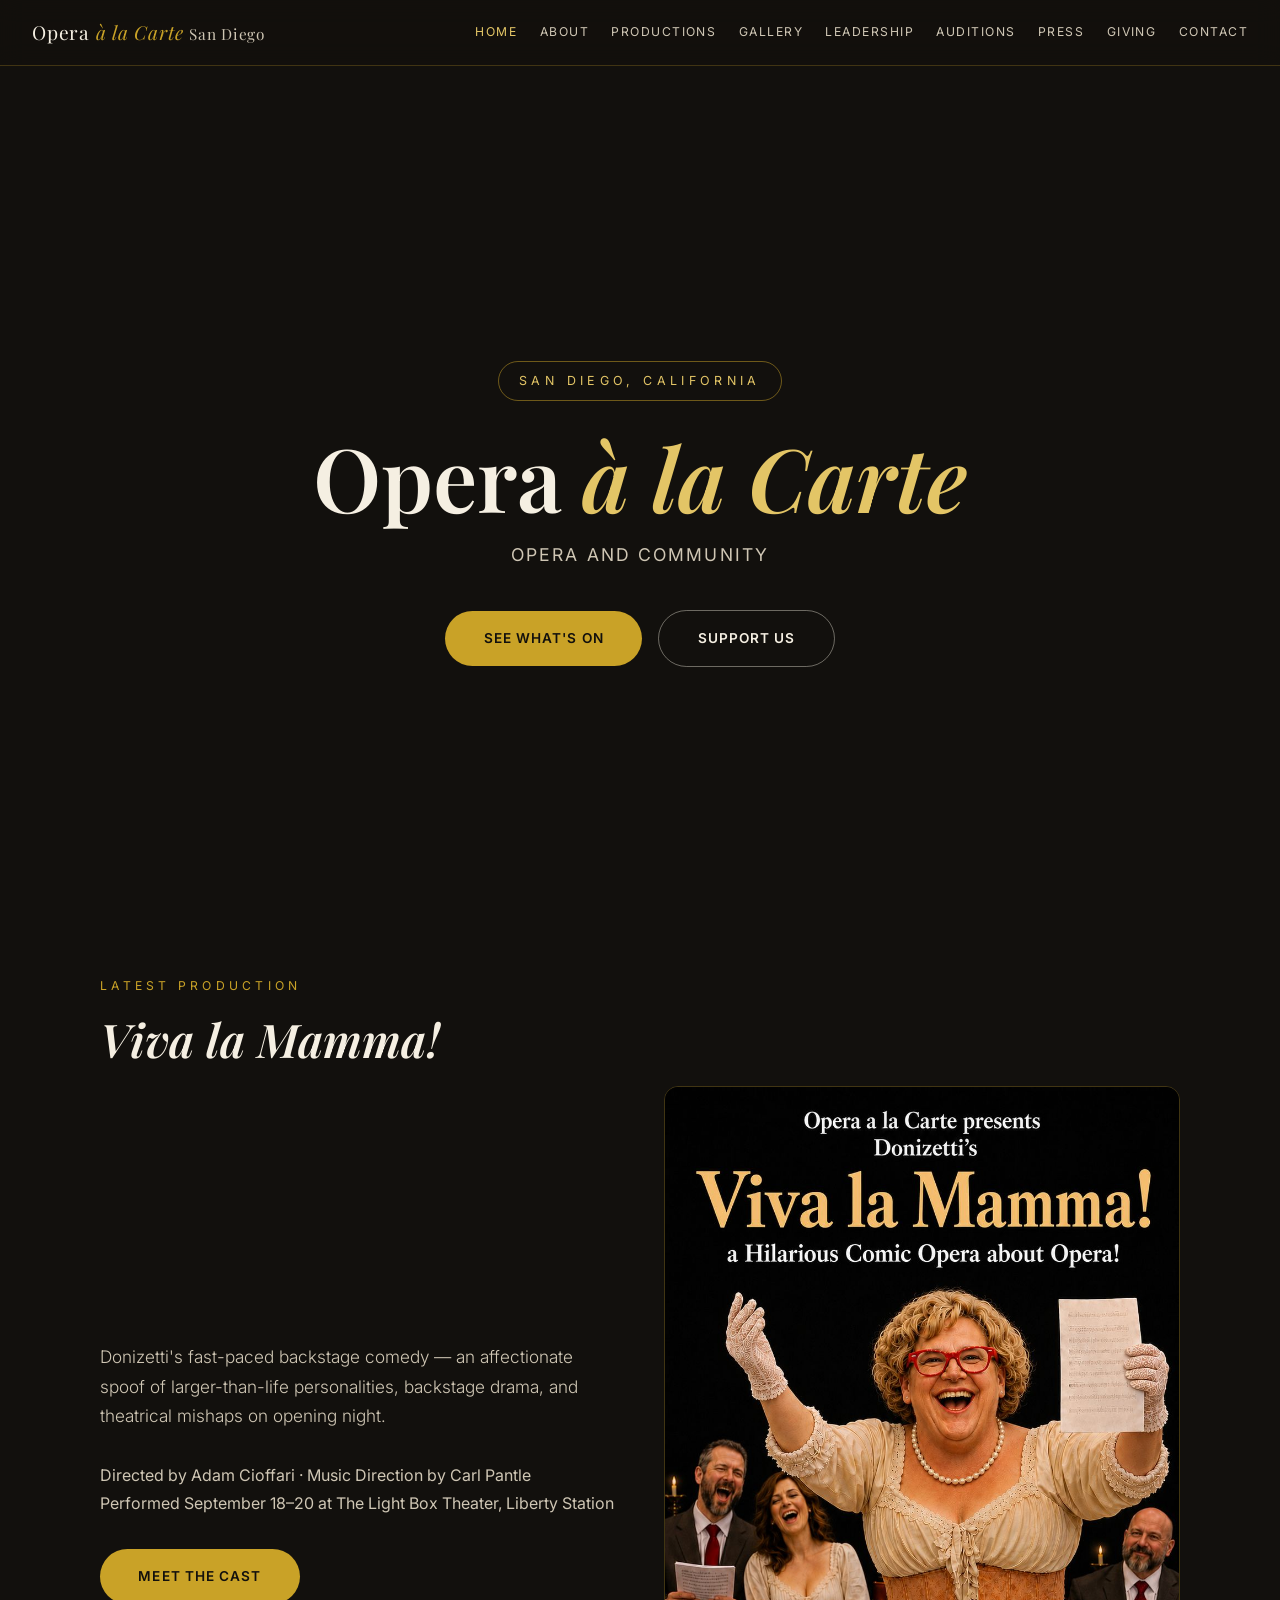
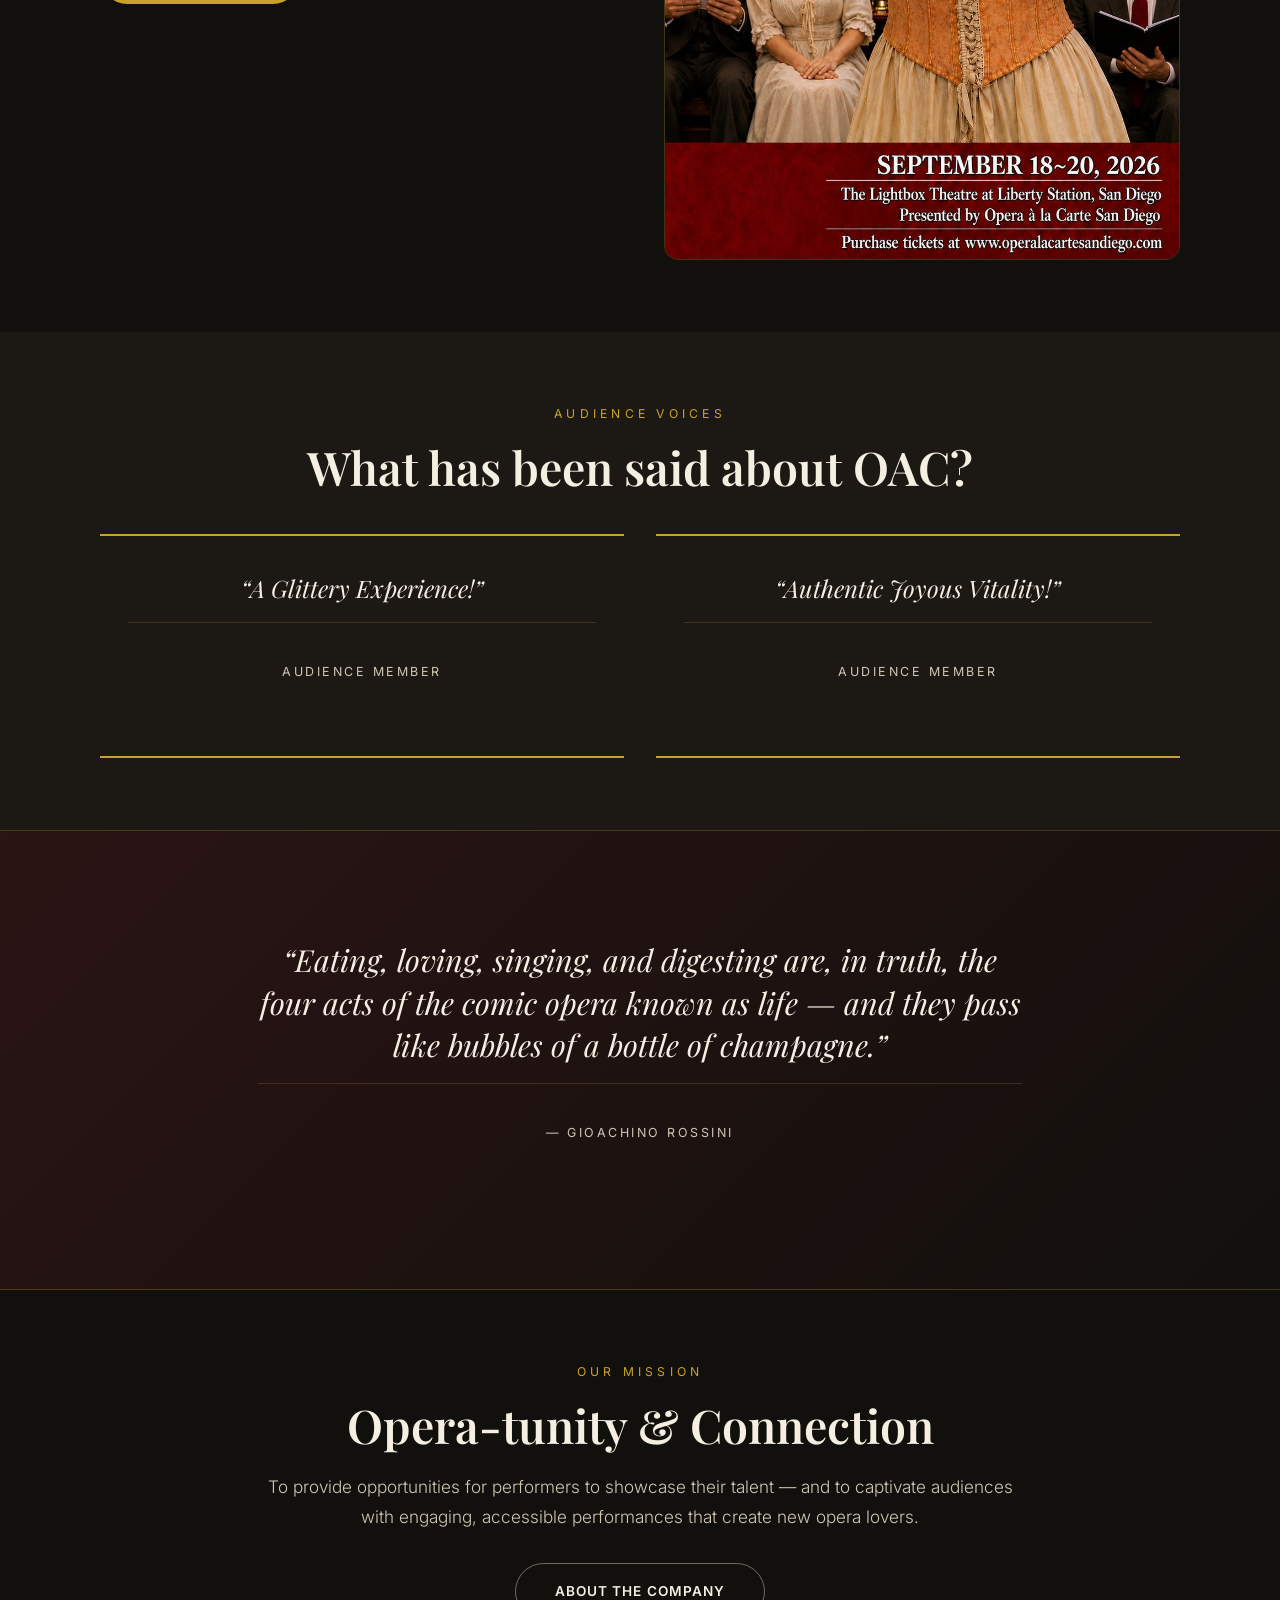
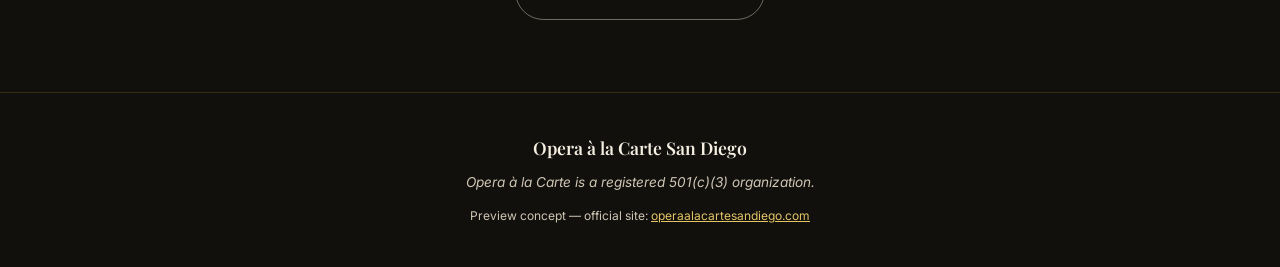
<file: index.html>
<!DOCTYPE html>
<html lang="en">
<head>
<meta charset="utf-8">
<meta name="viewport" content="width=device-width, initial-scale=1">
<title>Opera à la Carte San Diego — Opera and Community</title>
<meta name="description" content="Opera à la Carte San Diego brings opera to the community — intimate, joyful productions from La Bohème to Donizetti's Viva la Mamma.">
<link rel="canonical" href="https://jasongornall.github.io/opera-a-la-carte/">
<meta property="og:type" content="website">
<meta property="og:title" content="Opera à la Carte San Diego — Opera and Community">
<meta property="og:description" content="Intimate, joyful opera in San Diego — engaging, accessible performances that create new opera lovers.">
<meta property="og:image" content="https://jasongornall.github.io/opera-a-la-carte/assets/img/18-Orpheus-Maria-C1.jpg">
<meta name="twitter:card" content="summary_large_image">
<link rel="icon" href="data:image/svg+xml,%3Csvg xmlns='http://www.w3.org/2000/svg' viewBox='0 0 64 64'%3E%3Ccircle cx='32' cy='32' r='30' fill='%2312100d'/%3E%3Ctext x='32' y='44' font-family='Georgia,serif' font-size='36' fill='%23c9a227' text-anchor='middle' font-style='italic'%3EO%3C/text%3E%3C/svg%3E">
<link rel="preconnect" href="https://fonts.googleapis.com">
<link rel="preconnect" href="https://fonts.gstatic.com" crossorigin>
<link href="https://fonts.googleapis.com/css2?family=Playfair+Display:ital,wght@0,400;0,600;0,700;1,400;1,600&family=Inter:wght@300;400;500;600&display=swap" rel="stylesheet">
<link rel="stylesheet" href="style.css?t=1790134199">
</head>
<body>
<a class="skip-link" href="#main">Skip to content</a>
<nav id="site-nav" aria-label="Main navigation">
  <a class="brand" href="index.html">Opera <em>à la Carte</em> <span>San Diego</span></a>
  <button class="menu-toggle" aria-expanded="false" aria-controls="nav-links" aria-label="Toggle menu">☰</button>
  <ul class="nav-links" id="nav-links">
    <li><a href="index.html" class="active" aria-current="page">Home</a></li>
    <li><a href="about.html">About</a></li>
    <li><a href="productions.html">Productions</a></li>
    <li><a href="gallery.html">Gallery</a></li>
    <li><a href="leadership.html">Leadership</a></li>
    <li><a href="auditions.html">Auditions</a></li>
    <li><a href="press.html">Press</a></li>
    <li><a href="giving.html">Giving</a></li>
    <li><a href="contact.html">Contact</a></li>
  </ul>
</nav>
<main id="main">
<header class="hero">
  <div class="hero-inner">
    <span class="eyebrow">San Diego, California</span>
    <h1>Opera <em>à la Carte</em></h1>
    <p class="tagline">OPERA AND COMMUNITY</p>
    <a class="btn" href="productions.html">See What's On</a>
    <a class="btn ghost" href="giving.html">Support Us</a>
  </div>
</header>

<section aria-labelledby="latest-heading">
  <div class="wrap">
    <p class="section-label reveal">Latest Production</p>
    <h2 class="section-title reveal" id="latest-heading"><em style="font-style:italic">Viva la Mamma!</em></h2>
    <div class="split">
      <div class="reveal">
        <p class="lede mb-2">Donizetti's fast-paced backstage comedy — an affectionate spoof of larger-than-life personalities, backstage drama, and theatrical mishaps on opening night.</p>
        <p style="color:var(--cream-dim)" class="mb-2">Directed by Adam Cioffari · Music Direction by Carl Pantle<br>Performed September 18–20 at The Light Box Theater, Liberty Station</p>
        <a class="btn" href="productions.html">Meet the Cast</a>
      </div>
      <img class="reveal" src="assets/img/39-Viva-la-Mamma21-Poster-New.jpg" alt="Viva la Mamma production poster" loading="lazy" decoding="async">
    </div>
  </div>
</section>

<section class="quote-band" style="background:var(--ink-soft)" aria-labelledby="voices-heading">
  <div class="wrap">
    <p class="section-label reveal">Audience Voices</p>
    <h2 class="section-title reveal" id="voices-heading">What has been said about OAC?</h2>
    <div class="quote-grid">
      <blockquote class="reveal">“A Glittery Experience!”<footer>Audience Member</footer></blockquote>
      <blockquote class="reveal">“Authentic Joyous Vitality!”<footer>Audience Member</footer></blockquote>
    </div>
  </div>
</section>

<section class="rossini" aria-label="Rossini quote">
  <div class="wrap">
    <blockquote class="reveal">“Eating, loving, singing, and digesting are, in truth, the four acts of the comic opera known as life — and they pass like bubbles of a bottle of champagne.”<footer>— Gioachino Rossini</footer></blockquote>
  </div>
</section>

<section aria-labelledby="mission-heading">
  <div class="wrap narrow text-center">
    <p class="section-label reveal">Our Mission</p>
    <h2 class="section-title reveal" id="mission-heading">Opera-tunity &amp; Connection</h2>
    <p class="lede reveal mb-2" style="margin-left:auto;margin-right:auto;">To provide opportunities for performers to showcase their talent — and to captivate audiences with engaging, accessible performances that create new opera lovers.</p>
    <a class="btn ghost reveal" href="about.html">About the Company</a>
  </div>
</section>
</main>
<footer>
  <p class="serif">Opera à la Carte San Diego</p>
  <p><em>Opera à la Carte is a registered 501(c)(3) organization.</em></p>
  <p class="footer-note">Preview concept — official site: <a href="https://www.operaalacartesandiego.com/" target="_blank" rel="noopener">operaalacartesandiego.com</a></p>
</footer>
<script>
  const io = new IntersectionObserver((es) => es.forEach(e => { if (e.isIntersecting) { e.target.classList.add('visible'); io.unobserve(e.target); } }), { threshold: 0.12 });
  document.querySelectorAll('.reveal').forEach(el => io.observe(el));
  const toggle = document.querySelector('.menu-toggle');
  const nav = document.getElementById('site-nav');
  toggle.addEventListener('click', () => {
    const open = nav.classList.toggle('nav-open');
    toggle.setAttribute('aria-expanded', open ? 'true' : 'false');
  });
</script>
</body>
</html>
</file>
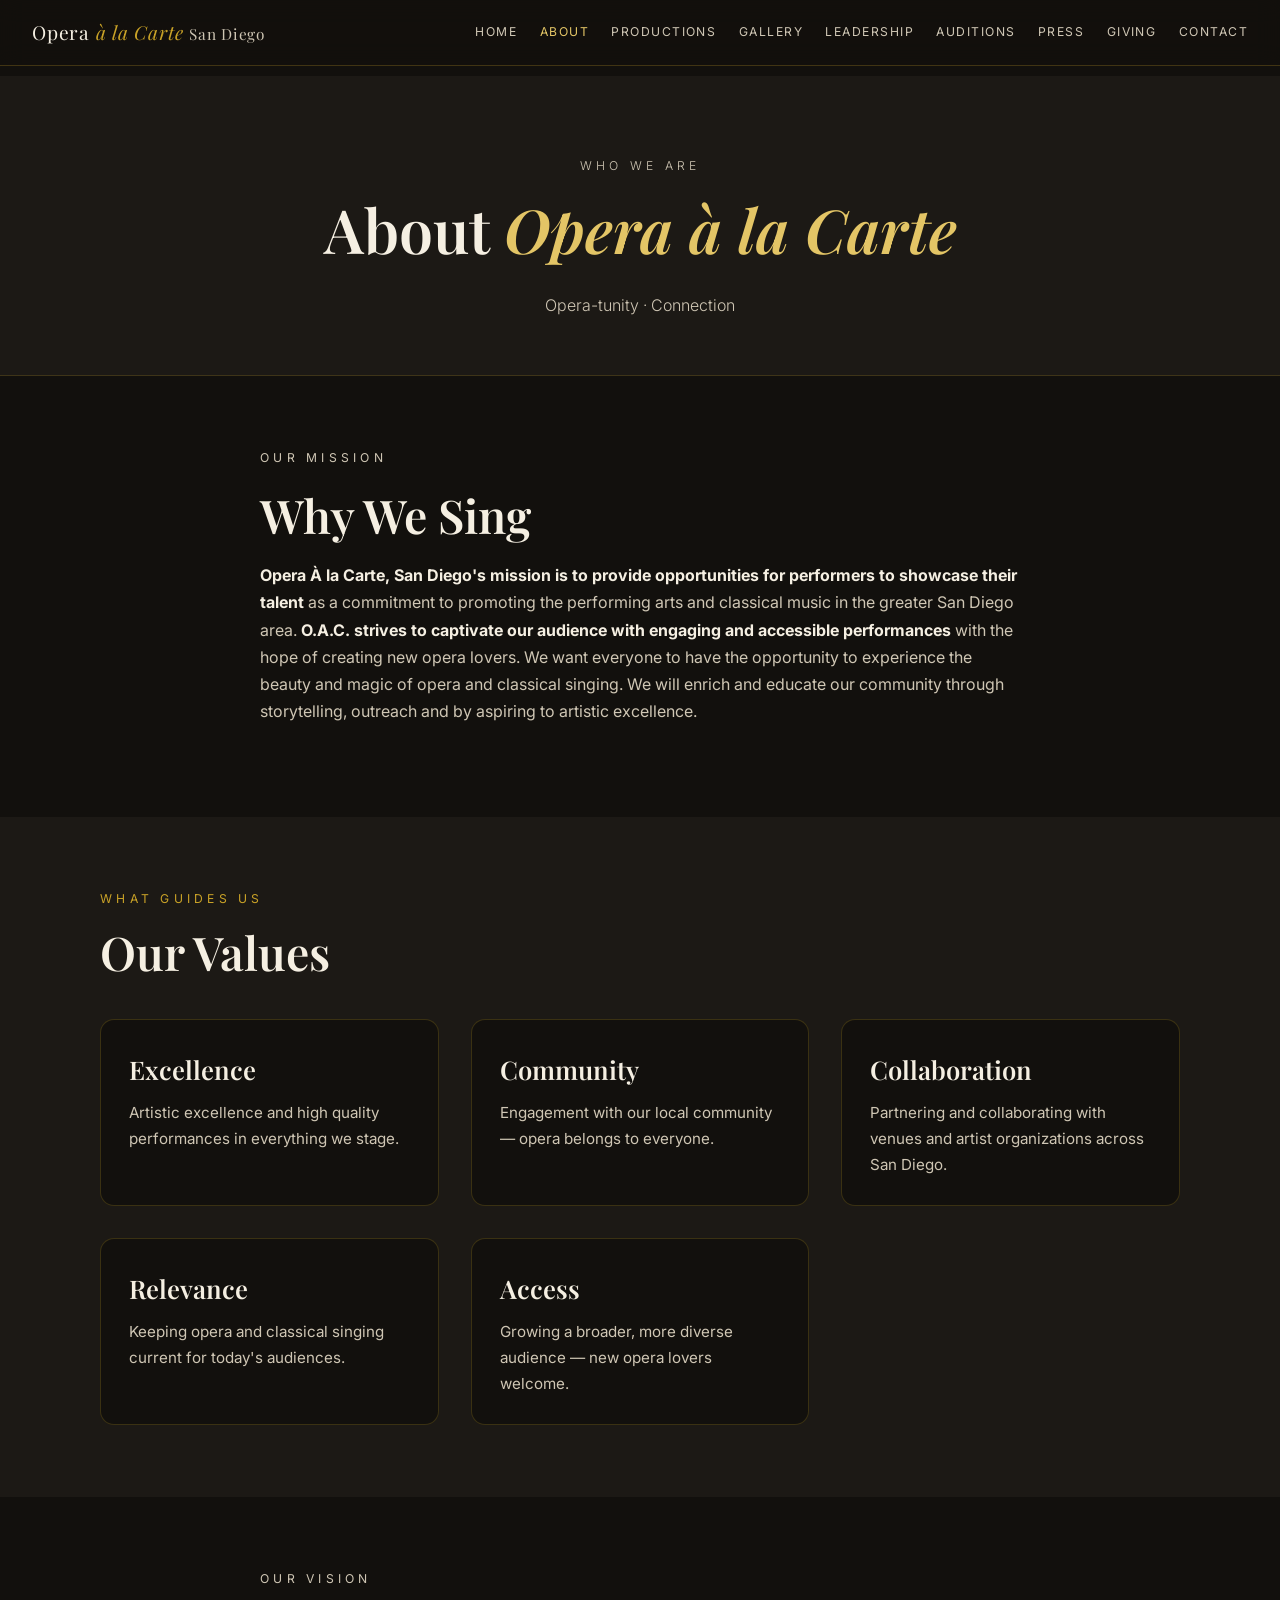
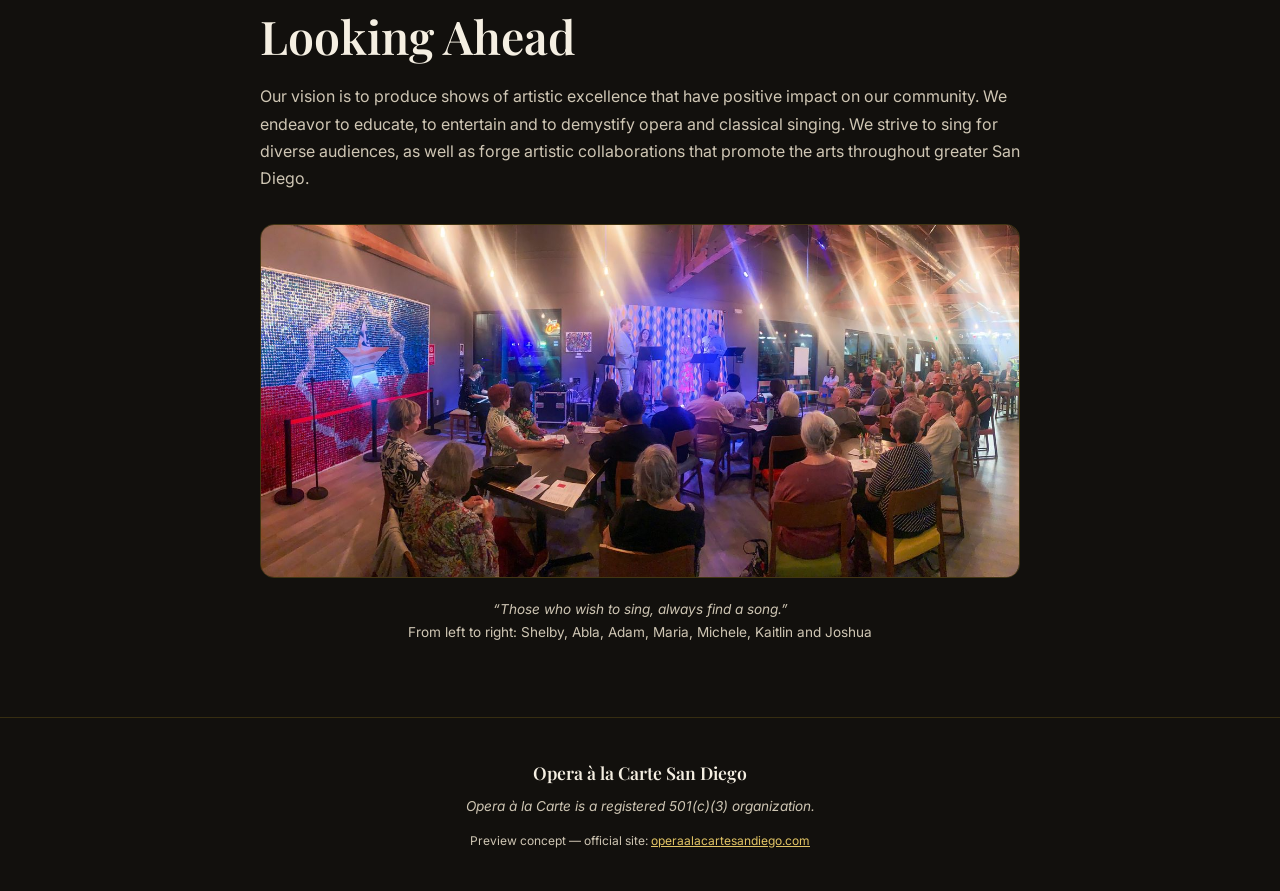
<file: about.html>
<!DOCTYPE html>
<html lang="en">
<head>
<meta charset="utf-8">
<meta name="viewport" content="width=device-width, initial-scale=1">
<title>About — Opera à la Carte San Diego</title>
<meta name="description" content="Opera À la Carte San Diego's mission: opportunities for performers, accessible opera for the community, artistic excellence.">
<link rel="canonical" href="https://jasongornall.github.io/opera-a-la-carte/about.html">
<meta property="og:title" content="About — Opera à la Carte San Diego">
<meta property="og:description" content="Opera-tunity and connection: our mission, vision, and values.">
<link rel="icon" href="data:image/svg+xml,%3Csvg xmlns='http://www.w3.org/2000/svg' viewBox='0 0 64 64'%3E%3Ccircle cx='32' cy='32' r='30' fill='%2312100d'/%3E%3Ctext x='32' y='44' font-family='Georgia,serif' font-size='36' fill='%23c9a227' text-anchor='middle' font-style='italic'%3EO%3C/text%3E%3C/svg%3E">
<link rel="preconnect" href="https://fonts.googleapis.com">
<link rel="preconnect" href="https://fonts.gstatic.com" crossorigin>
<link href="https://fonts.googleapis.com/css2?family=Playfair+Display:ital,wght@0,400;0,600;0,700;1,400;1,600&family=Inter:wght@300;400;500;600&display=swap" rel="stylesheet">
<link rel="stylesheet" href="style.css?t=1790134199">
</head>
<body>
<a class="skip-link" href="#main">Skip to content</a>
<nav id="site-nav" aria-label="Main navigation">
  <a class="brand" href="index.html">Opera <em>à la Carte</em> <span>San Diego</span></a>
  <button class="menu-toggle" aria-expanded="false" aria-controls="nav-links" aria-label="Toggle menu">☰</button>
  <ul class="nav-links" id="nav-links">
    <li><a href="index.html">Home</a></li>
    <li><a href="about.html" class="active" aria-current="page">About</a></li>
    <li><a href="productions.html">Productions</a></li>
    <li><a href="gallery.html">Gallery</a></li>
    <li><a href="leadership.html">Leadership</a></li>
    <li><a href="auditions.html">Auditions</a></li>
    <li><a href="press.html">Press</a></li>
    <li><a href="giving.html">Giving</a></li>
    <li><a href="contact.html">Contact</a></li>
  </ul>
</nav>
<main id="main">
<div class="page-hero">
  <p class="section-label">Who We Are</p>
  <h1>About <em>Opera à la Carte</em></h1>
  <p>Opera-tunity · Connection</p>
</div>

<section aria-labelledby="mission-heading">
  <div class="wrap narrow prose">
    <p class="section-label reveal">Our Mission</p>
    <h2 class="section-title reveal" id="mission-heading">Why We Sing</h2>
    <p class="reveal"><strong>Opera À la Carte, San Diego's mission is to provide opportunities for performers to showcase their talent</strong> as a commitment to promoting the performing arts and classical music in the greater San Diego area. <strong>O.A.C. strives to captivate our audience with engaging and accessible performances</strong> with the hope of creating new opera lovers. We want everyone to have the opportunity to experience the beauty and magic of opera and classical singing. We will enrich and educate our community through storytelling, outreach and by aspiring to artistic excellence.</p>
  </div>
</section>

<section style="background:var(--ink-soft)" aria-labelledby="values-heading">
  <div class="wrap">
    <p class="section-label reveal">What Guides Us</p>
    <h2 class="section-title reveal" id="values-heading">Our Values</h2>
    <div class="cards">
      <article class="card reveal"><div class="card-body"><h3>Excellence</h3><p>Artistic excellence and high quality performances in everything we stage.</p></div></article>
      <article class="card reveal"><div class="card-body"><h3>Community</h3><p>Engagement with our local community — opera belongs to everyone.</p></div></article>
      <article class="card reveal"><div class="card-body"><h3>Collaboration</h3><p>Partnering and collaborating with venues and artist organizations across San Diego.</p></div></article>
      <article class="card reveal"><div class="card-body"><h3>Relevance</h3><p>Keeping opera and classical singing current for today's audiences.</p></div></article>
      <article class="card reveal"><div class="card-body"><h3>Access</h3><p>Growing a broader, more diverse audience — new opera lovers welcome.</p></div></article>
    </div>
  </div>
</section>

<section aria-labelledby="vision-heading">
  <div class="wrap narrow prose">
    <p class="section-label reveal">Our Vision</p>
    <h2 class="section-title reveal" id="vision-heading">Looking Ahead</h2>
    <p class="reveal">Our vision is to produce shows of artistic excellence that have positive impact on our community. We endeavor to educate, to entertain and to demystify opera and classical singing. We strive to sing for diverse audiences, as well as forge artistic collaborations that promote the arts throughout greater San Diego.</p>
    <figure class="reveal mt-2">
      <img src="assets/img/17-IMG_2089.jpg" alt="Opera à la Carte company members on stage" loading="lazy" decoding="async" style="border-radius:14px; border:1px solid rgba(201,162,39,.25)">
      <figcaption style="color:var(--cream-dim); font-size:.85rem; margin-top:.75rem; text-align:center"><em>“Those who wish to sing, always find a song.”</em><br>From left to right: Shelby, Abla, Adam, Maria, Michele, Kaitlin and Joshua</figcaption>
    </figure>
  </div>
</section>
</main>
<footer>
  <p class="serif">Opera à la Carte San Diego</p>
  <p><em>Opera à la Carte is a registered 501(c)(3) organization.</em></p>
  <p class="footer-note">Preview concept — official site: <a href="https://www.operaalacartesandiego.com/" target="_blank" rel="noopener">operaalacartesandiego.com</a></p>
</footer>
<script>
  const io = new IntersectionObserver((es) => es.forEach(e => { if (e.isIntersecting) { e.target.classList.add('visible'); io.unobserve(e.target); } }), { threshold: 0.12 });
  document.querySelectorAll('.reveal').forEach(el => io.observe(el));
  const toggle = document.querySelector('.menu-toggle');
  const nav = document.getElementById('site-nav');
  toggle.addEventListener('click', () => {
    const open = nav.classList.toggle('nav-open');
    toggle.setAttribute('aria-expanded', open ? 'true' : 'false');
  });
</script>
</body>
</html>
</file>
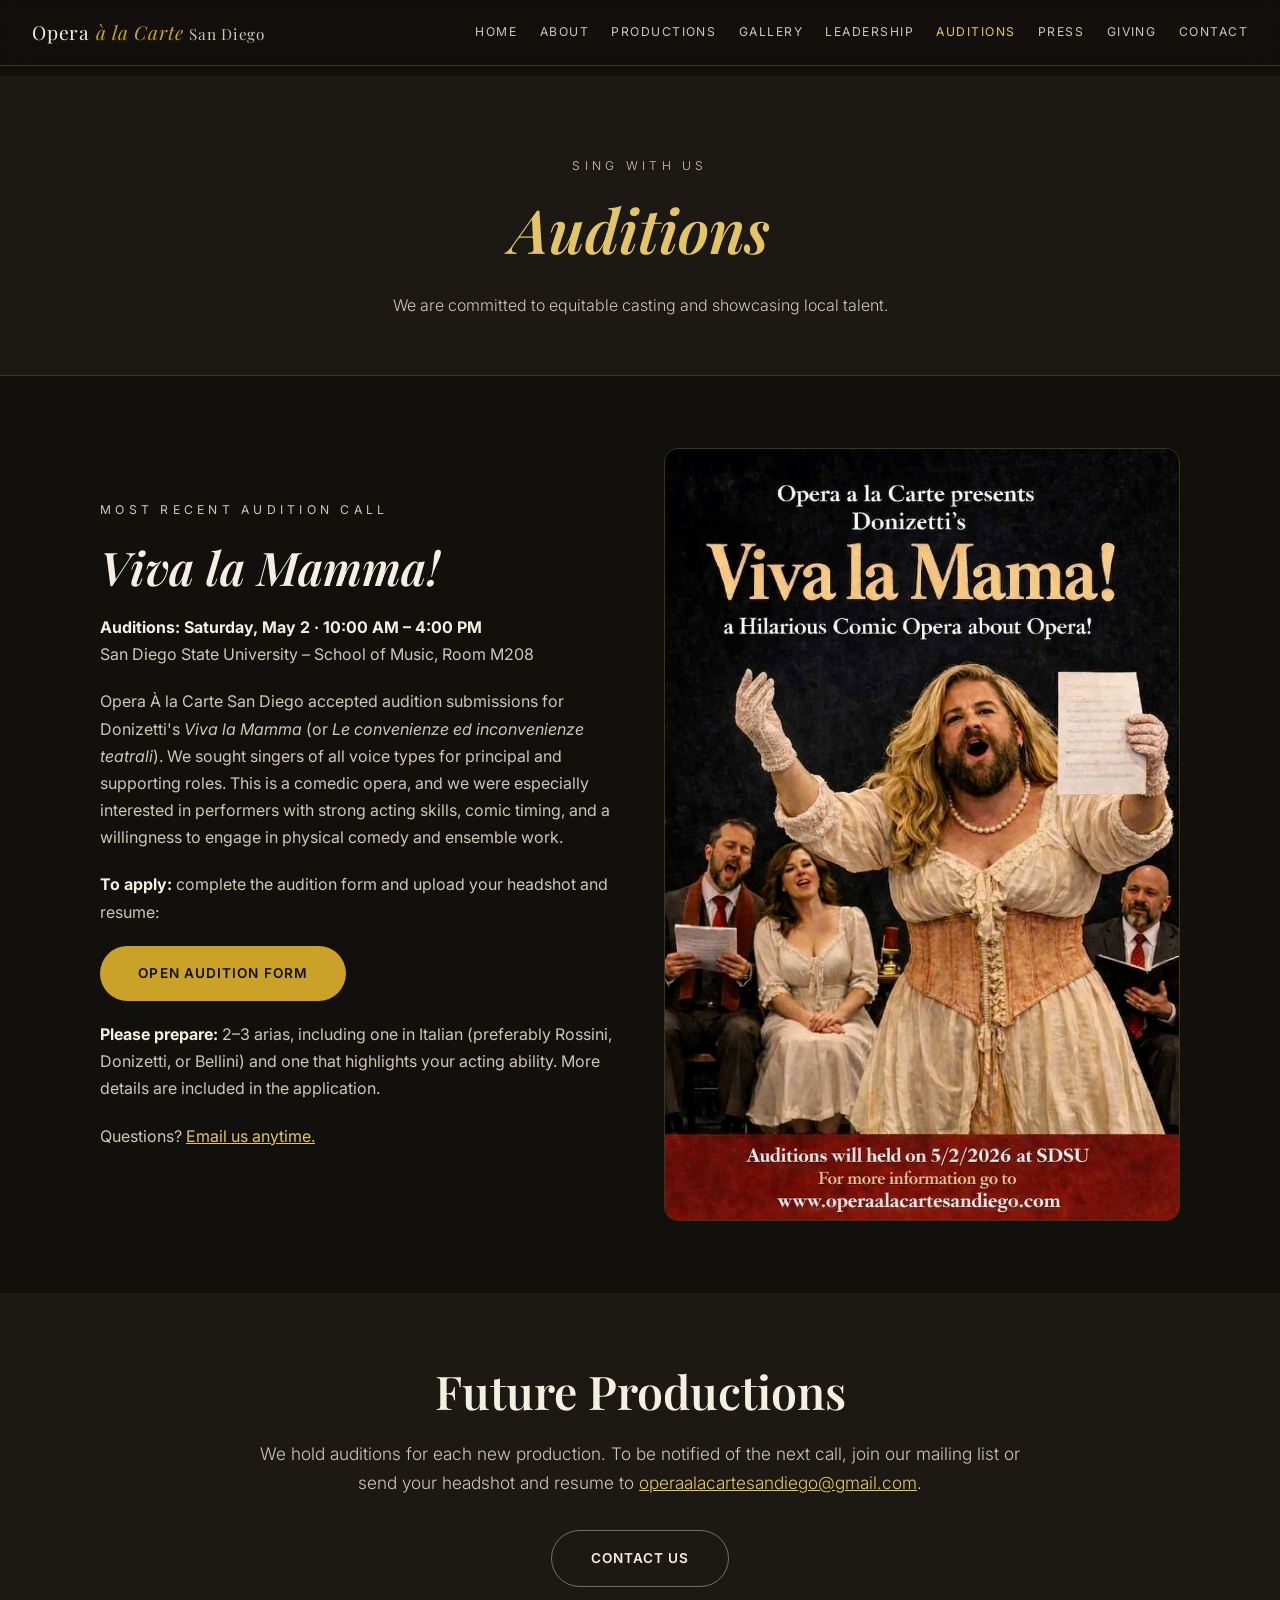
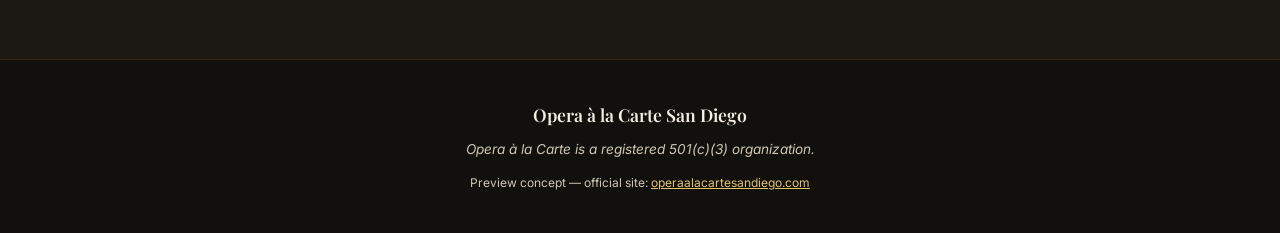
<file: auditions.html>
<!DOCTYPE html>
<html lang="en">
<head>
<meta charset="utf-8">
<meta name="viewport" content="width=device-width, initial-scale=1">
<title>Auditions — Opera à la Carte San Diego</title>
<meta name="description" content="Audition for Opera à la Carte San Diego. We seek singers of all voice types and are committed to equitable casting and local talent.">
<link rel="canonical" href="https://jasongornall.github.io/opera-a-la-carte/auditions.html">
<meta property="og:title" content="Auditions — Opera à la Carte San Diego">
<link rel="icon" href="data:image/svg+xml,%3Csvg xmlns='http://www.w3.org/2000/svg' viewBox='0 0 64 64'%3E%3Ccircle cx='32' cy='32' r='30' fill='%2312100d'/%3E%3Ctext x='32' y='44' font-family='Georgia,serif' font-size='36' fill='%23c9a227' text-anchor='middle' font-style='italic'%3EO%3C/text%3E%3C/svg%3E">
<link rel="preconnect" href="https://fonts.googleapis.com">
<link rel="preconnect" href="https://fonts.gstatic.com" crossorigin>
<link href="https://fonts.googleapis.com/css2?family=Playfair+Display:ital,wght@0,400;0,600;0,700;1,400;1,600&family=Inter:wght@300;400;500;600&display=swap" rel="stylesheet">
<link rel="stylesheet" href="style.css?t=1790134199">
</head>
<body>
<a class="skip-link" href="#main">Skip to content</a>
<nav id="site-nav" aria-label="Main navigation">
  <a class="brand" href="index.html">Opera <em>à la Carte</em> <span>San Diego</span></a>
  <button class="menu-toggle" aria-expanded="false" aria-controls="nav-links" aria-label="Toggle menu">☰</button>
  <ul class="nav-links" id="nav-links">
    <li><a href="index.html">Home</a></li>
    <li><a href="about.html">About</a></li>
    <li><a href="productions.html">Productions</a></li>
    <li><a href="gallery.html">Gallery</a></li>
    <li><a href="leadership.html">Leadership</a></li>
    <li><a href="auditions.html" class="active" aria-current="page">Auditions</a></li>
    <li><a href="press.html">Press</a></li>
    <li><a href="giving.html">Giving</a></li>
    <li><a href="contact.html">Contact</a></li>
  </ul>
</nav>
<main id="main">
<div class="page-hero">
  <p class="section-label">Sing With Us</p>
  <h1><em>Auditions</em></h1>
  <p>We are committed to equitable casting and showcasing local talent.</p>
</div>
<section>
  <div class="wrap">
    <div class="split">
      <div class="reveal prose">
        <p class="section-label">Most Recent Audition Call</p>
        <h2 class="section-title"><em style="font-style:italic">Viva la Mamma!</em></h2>
        <p><strong>Auditions: Saturday, May 2 · 10:00 AM – 4:00 PM</strong><br>San Diego State University – School of Music, Room M208</p>
        <p>Opera À la Carte San Diego accepted audition submissions for Donizetti's <em>Viva la Mamma</em> (or <em>Le convenienze ed inconvenienze teatrali</em>). We sought singers of all voice types for principal and supporting roles. This is a comedic opera, and we were especially interested in performers with strong acting skills, comic timing, and a willingness to engage in physical comedy and ensemble work.</p>
        <p><strong>To apply:</strong> complete the audition form and upload your headshot and resume:</p>
        <p><a class="btn" href="https://docs.google.com/forms/d/e/1FAIpQLScfeCZSY9jYHMtq3kjonof38lzisKqsZnRNT0wT0csmOzNA4g/viewform" target="_blank" rel="noopener">Open Audition Form</a></p>
        <p><strong>Please prepare:</strong> 2–3 arias, including one in Italian (preferably Rossini, Donizetti, or Bellini) and one that highlights your acting ability. More details are included in the application.</p>
        <p>Questions? <a href="mailto:operaalacartesandiego@gmail.com" style="color:var(--gold-soft)">Email us anytime.</a></p>
      </div>
      <img class="reveal" src="assets/img/48-Vivalamammaaudition-OAC-2026.jpg" alt="Viva la Mamma audition announcement" loading="lazy" decoding="async">
    </div>
  </div>
</section>
<section style="background:var(--ink-soft)">
  <div class="wrap narrow text-center">
    <h2 class="section-title reveal">Future Productions</h2>
    <p class="lede reveal mb-2" style="margin-left:auto;margin-right:auto;">We hold auditions for each new production. To be notified of the next call, join our mailing list or send your headshot and resume to <a href="mailto:operaalacartesandiego@gmail.com" style="color:var(--gold-soft)">operaalacartesandiego@gmail.com</a>.</p>
    <a class="btn ghost reveal" href="contact.html">Contact Us</a>
  </div>
</section>
</main>
<footer>
  <p class="serif">Opera à la Carte San Diego</p>
  <p><em>Opera à la Carte is a registered 501(c)(3) organization.</em></p>
  <p class="footer-note">Preview concept — official site: <a href="https://www.operaalacartesandiego.com/" target="_blank" rel="noopener">operaalacartesandiego.com</a></p>
</footer>
<script>
  const io = new IntersectionObserver((es) => es.forEach(e => { if (e.isIntersecting) { e.target.classList.add('visible'); io.unobserve(e.target); } }), { threshold: 0.12 });
  document.querySelectorAll('.reveal').forEach(el => io.observe(el));
  const toggle = document.querySelector('.menu-toggle');
  const nav = document.getElementById('site-nav');
  toggle.addEventListener('click', () => {
    const open = nav.classList.toggle('nav-open');
    toggle.setAttribute('aria-expanded', open ? 'true' : 'false');
  });
</script>
</body>
</html>
</file>
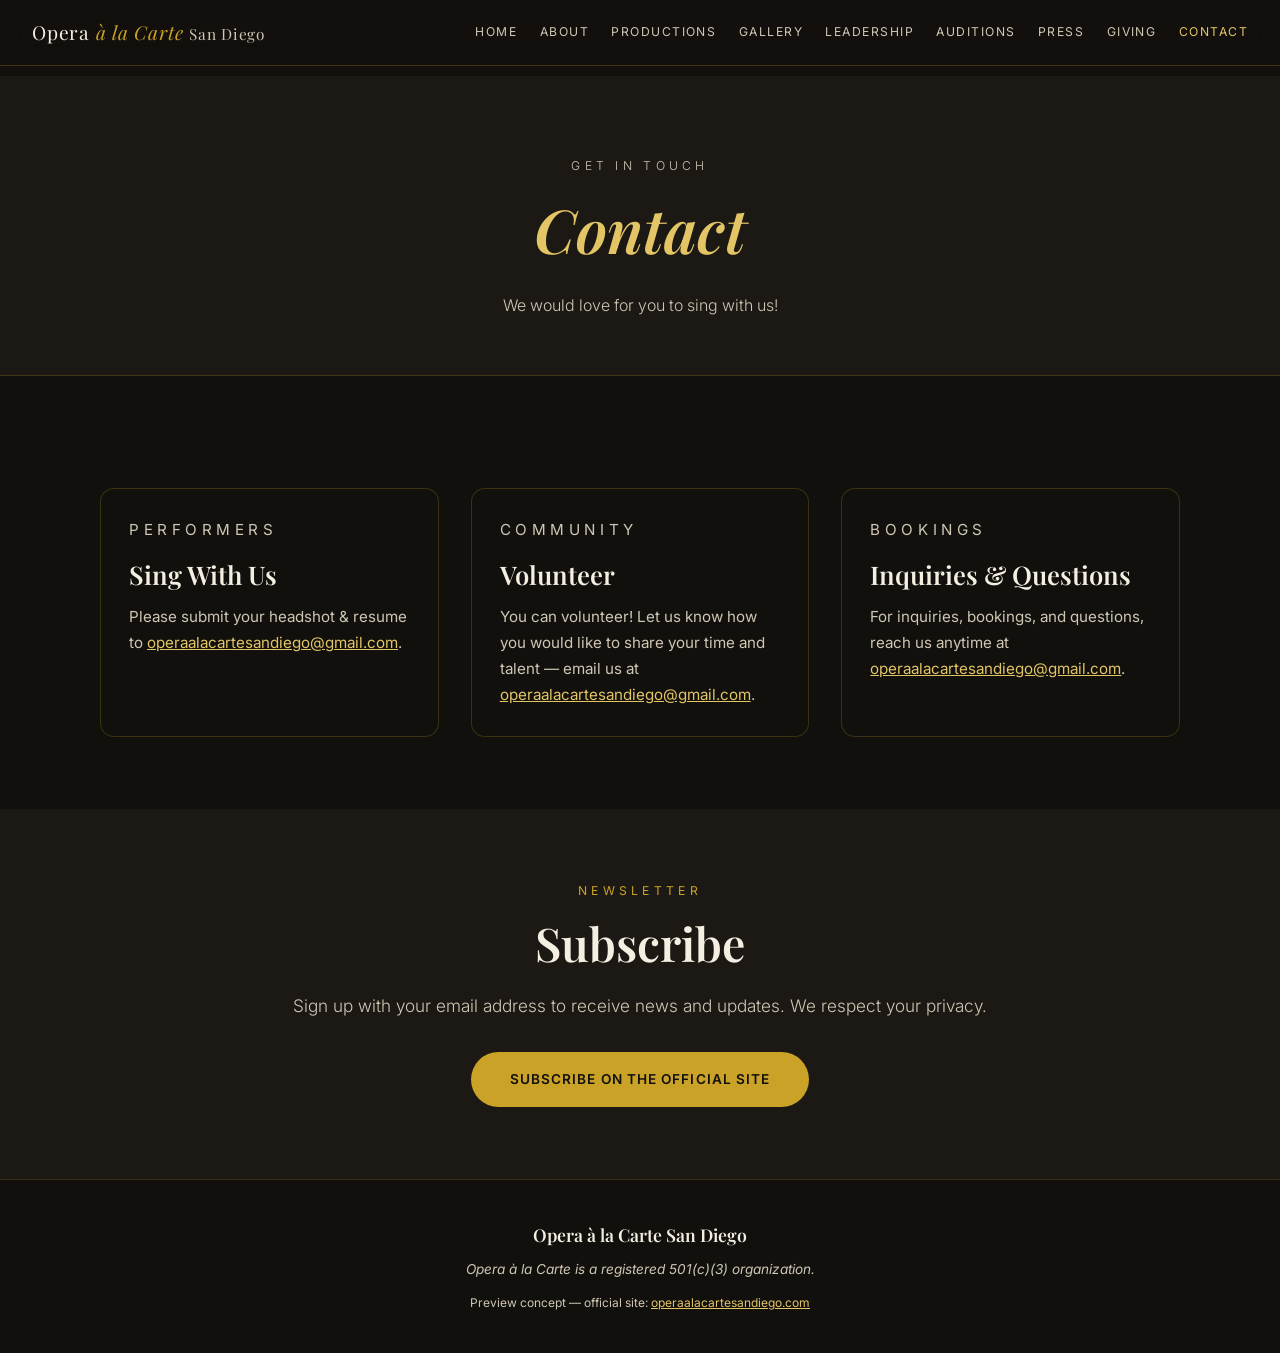
<file: contact.html>
<!DOCTYPE html>
<html lang="en">
<head>
<meta charset="utf-8">
<meta name="viewport" content="width=device-width, initial-scale=1">
<title>Contact — Opera à la Carte San Diego</title>
<meta name="description" content="Contact Opera à la Carte San Diego: sing with us, volunteer, bookings, and mailing list.">
<link rel="canonical" href="https://jasongornall.github.io/opera-a-la-carte/contact.html">
<meta property="og:title" content="Contact — Opera à la Carte San Diego">
<link rel="icon" href="data:image/svg+xml,%3Csvg xmlns='http://www.w3.org/2000/svg' viewBox='0 0 64 64'%3E%3Ccircle cx='32' cy='32' r='30' fill='%2312100d'/%3E%3Ctext x='32' y='44' font-family='Georgia,serif' font-size='36' fill='%23c9a227' text-anchor='middle' font-style='italic'%3EO%3C/text%3E%3C/svg%3E">
<link rel="preconnect" href="https://fonts.googleapis.com">
<link rel="preconnect" href="https://fonts.gstatic.com" crossorigin>
<link href="https://fonts.googleapis.com/css2?family=Playfair+Display:ital,wght@0,400;0,600;0,700;1,400;1,600&family=Inter:wght@300;400;500;600&display=swap" rel="stylesheet">
<link rel="stylesheet" href="style.css?t=1790134199">
</head>
<body>
<a class="skip-link" href="#main">Skip to content</a>
<nav id="site-nav" aria-label="Main navigation">
  <a class="brand" href="index.html">Opera <em>à la Carte</em> <span>San Diego</span></a>
  <button class="menu-toggle" aria-expanded="false" aria-controls="nav-links" aria-label="Toggle menu">☰</button>
  <ul class="nav-links" id="nav-links">
    <li><a href="index.html">Home</a></li>
    <li><a href="about.html">About</a></li>
    <li><a href="productions.html">Productions</a></li>
    <li><a href="gallery.html">Gallery</a></li>
    <li><a href="leadership.html">Leadership</a></li>
    <li><a href="auditions.html">Auditions</a></li>
    <li><a href="press.html">Press</a></li>
    <li><a href="giving.html">Giving</a></li>
    <li><a href="contact.html" class="active" aria-current="page">Contact</a></li>
  </ul>
</nav>
<main id="main">
<div class="page-hero">
  <p class="section-label">Get in Touch</p>
  <h1><em>Contact</em></h1>
  <p>We would love for you to sing with us!</p>
</div>
<section>
  <div class="wrap">
    <div class="cards">
      <article class="card reveal">
        <div class="card-body">
          <p class="kicker">Performers</p>
          <h3>Sing With Us</h3>
          <p>Please submit your headshot &amp; resume to <a href="mailto:operaalacartesandiego@gmail.com" style="color:var(--gold-soft)">operaalacartesandiego@gmail.com</a>.</p>
        </div>
      </article>
      <article class="card reveal">
        <div class="card-body">
          <p class="kicker">Community</p>
          <h3>Volunteer</h3>
          <p>You can volunteer! Let us know how you would like to share your time and talent — email us at <a href="mailto:operaalacartesandiego@gmail.com" style="color:var(--gold-soft)">operaalacartesandiego@gmail.com</a>.</p>
        </div>
      </article>
      <article class="card reveal">
        <div class="card-body">
          <p class="kicker">Bookings</p>
          <h3>Inquiries &amp; Questions</h3>
          <p>For inquiries, bookings, and questions, reach us anytime at <a href="mailto:operaalacartesandiego@gmail.com" style="color:var(--gold-soft)">operaalacartesandiego@gmail.com</a>.</p>
        </div>
      </article>
    </div>
  </div>
</section>
<section style="background:var(--ink-soft)">
  <div class="wrap narrow text-center">
    <p class="section-label reveal">Newsletter</p>
    <h2 class="section-title reveal">Subscribe</h2>
    <p class="lede reveal mb-2" style="margin-left:auto;margin-right:auto;">Sign up with your email address to receive news and updates. We respect your privacy.</p>
    <a class="btn reveal" href="https://www.operaalacartesandiego.com/contact" target="_blank" rel="noopener">Subscribe on the Official Site</a>
  </div>
</section>
</main>
<footer>
  <p class="serif">Opera à la Carte San Diego</p>
  <p><em>Opera à la Carte is a registered 501(c)(3) organization.</em></p>
  <p class="footer-note">Preview concept — official site: <a href="https://www.operaalacartesandiego.com/" target="_blank" rel="noopener">operaalacartesandiego.com</a></p>
</footer>
<script>
  const io = new IntersectionObserver((es) => es.forEach(e => { if (e.isIntersecting) { e.target.classList.add('visible'); io.unobserve(e.target); } }), { threshold: 0.12 });
  document.querySelectorAll('.reveal').forEach(el => io.observe(el));
  const toggle = document.querySelector('.menu-toggle');
  const nav = document.getElementById('site-nav');
  toggle.addEventListener('click', () => {
    const open = nav.classList.toggle('nav-open');
    toggle.setAttribute('aria-expanded', open ? 'true' : 'false');
  });
</script>
</body>
</html>
</file>
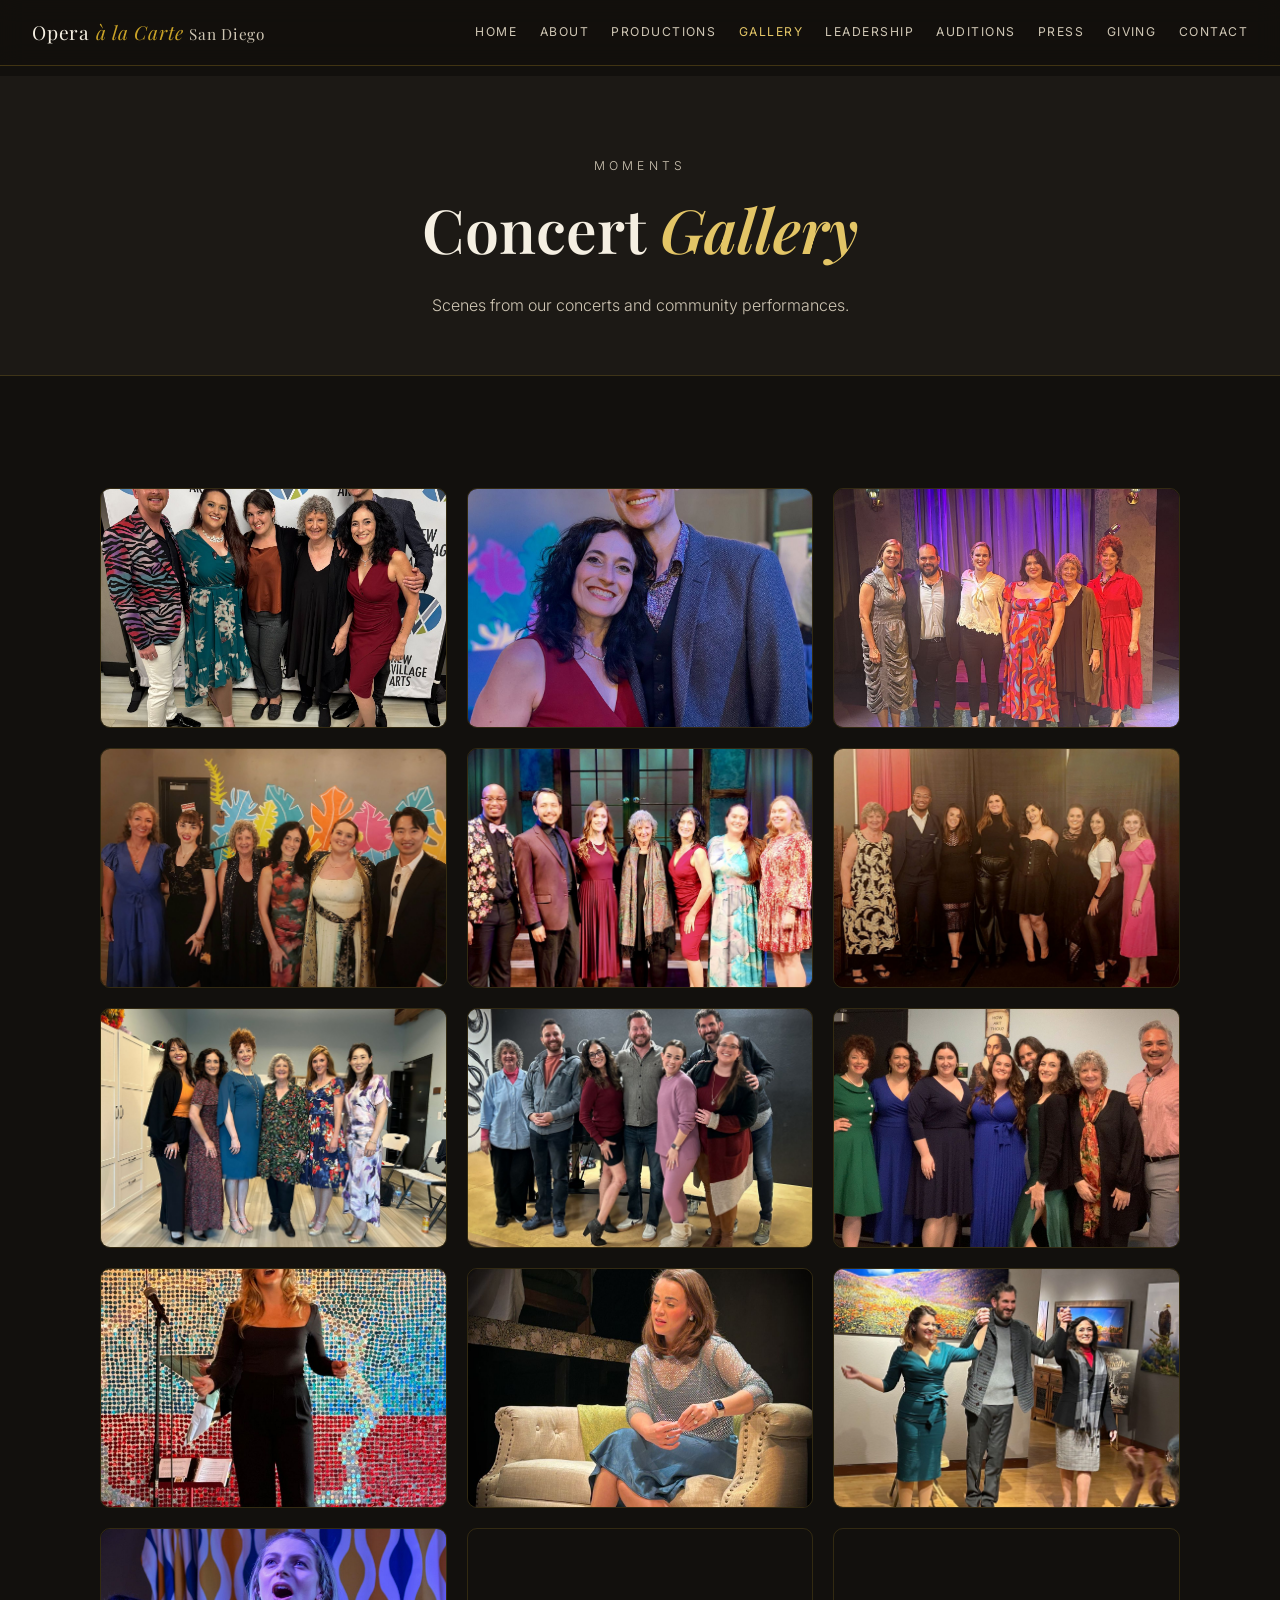
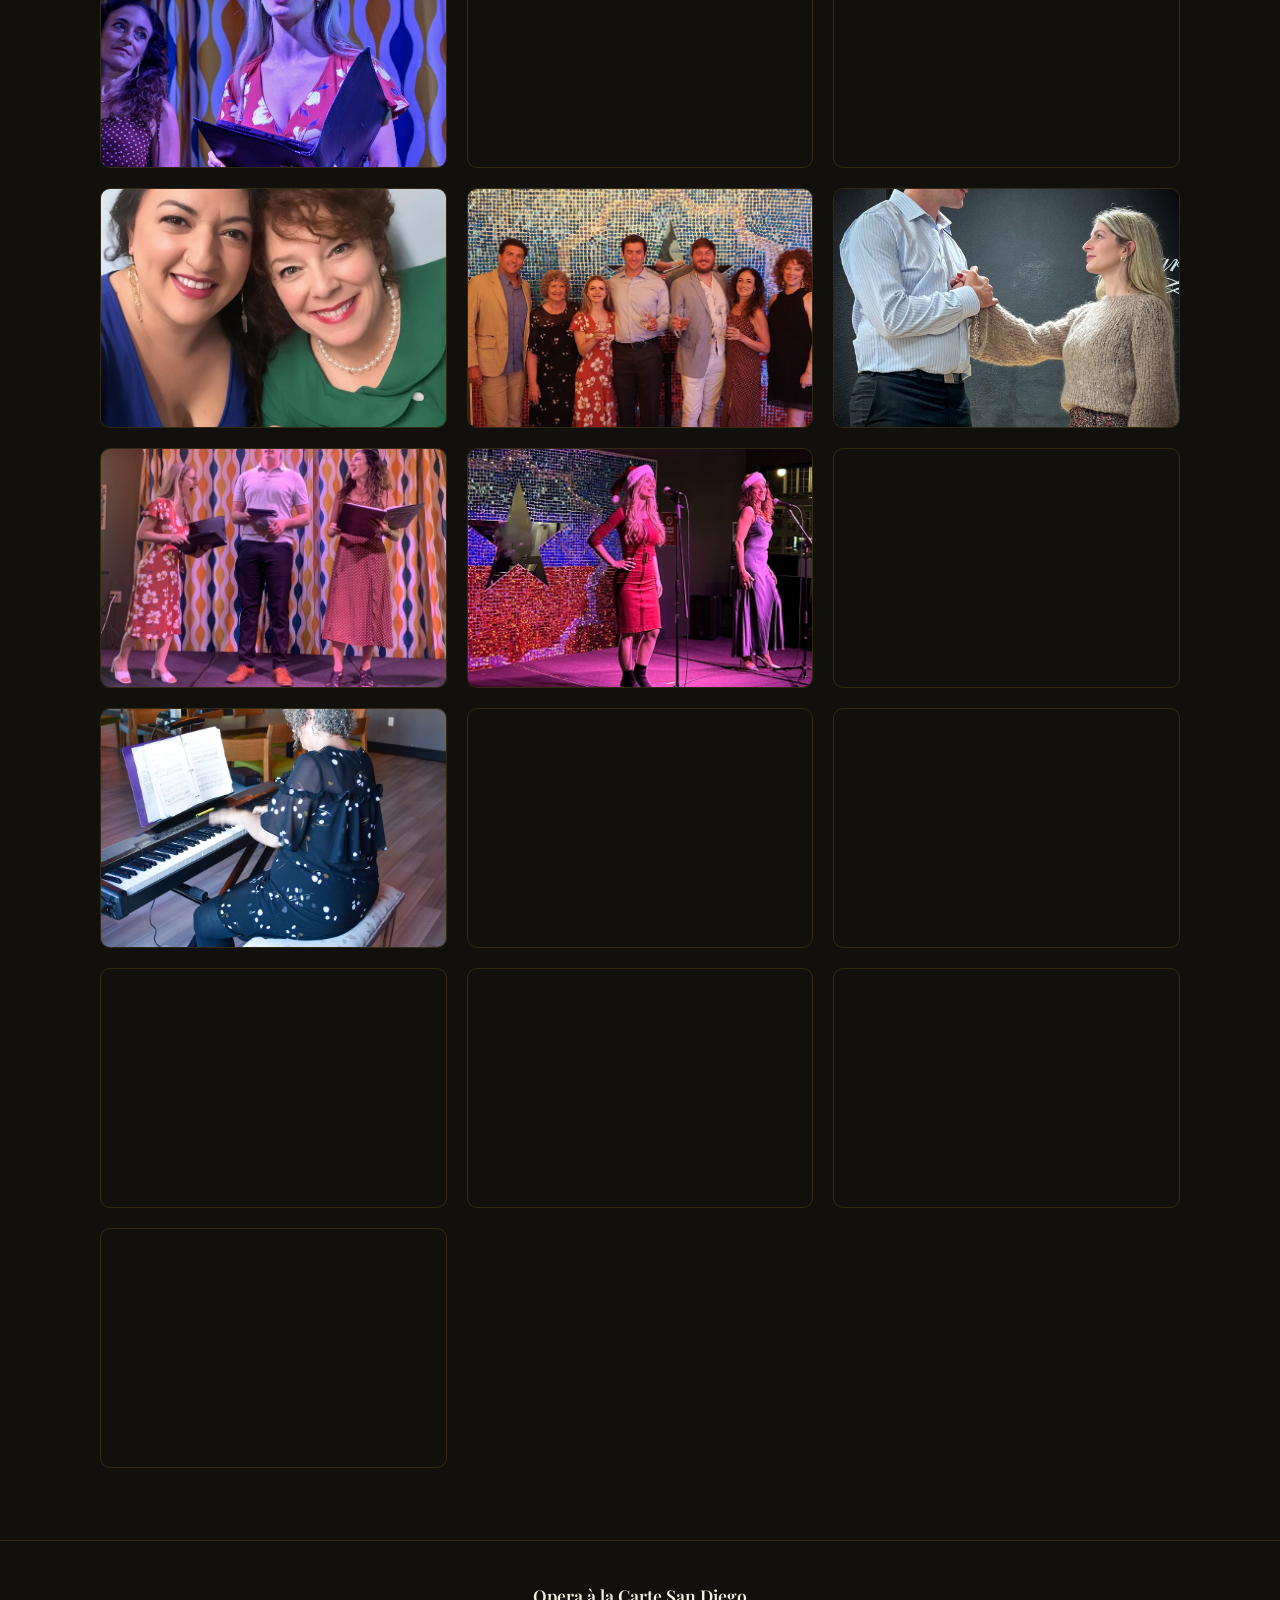
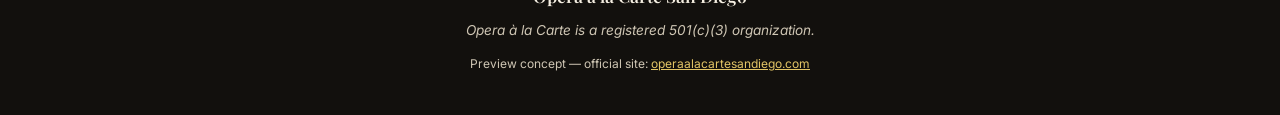
<file: gallery.html>
<!DOCTYPE html>
<html lang="en">
<head>
<meta charset="utf-8">
<meta name="viewport" content="width=device-width, initial-scale=1">
<title>Gallery — Opera à la Carte San Diego</title>
<meta name="description" content="Concert gallery: photos from Opera à la Carte San Diego performances and events.">
<link rel="canonical" href="https://jasongornall.github.io/opera-a-la-carte/gallery.html">
<meta property="og:title" content="Gallery — Opera à la Carte San Diego">
<link rel="icon" href="data:image/svg+xml,%3Csvg xmlns='http://www.w3.org/2000/svg' viewBox='0 0 64 64'%3E%3Ccircle cx='32' cy='32' r='30' fill='%2312100d'/%3E%3Ctext x='32' y='44' font-family='Georgia,serif' font-size='36' fill='%23c9a227' text-anchor='middle' font-style='italic'%3EO%3C/text%3E%3C/svg%3E">
<link rel="preconnect" href="https://fonts.googleapis.com">
<link rel="preconnect" href="https://fonts.gstatic.com" crossorigin>
<link href="https://fonts.googleapis.com/css2?family=Playfair+Display:ital,wght@0,400;0,600;0,700;1,400;1,600&family=Inter:wght@300;400;500;600&display=swap" rel="stylesheet">
<link rel="stylesheet" href="style.css?t=1790134199">
</head>
<body>
<a class="skip-link" href="#main">Skip to content</a>
<nav id="site-nav" aria-label="Main navigation">
  <a class="brand" href="index.html">Opera <em>à la Carte</em> <span>San Diego</span></a>
  <button class="menu-toggle" aria-expanded="false" aria-controls="nav-links" aria-label="Toggle menu">☰</button>
  <ul class="nav-links" id="nav-links">
    <li><a href="index.html">Home</a></li>
    <li><a href="about.html">About</a></li>
    <li><a href="productions.html">Productions</a></li>
    <li><a href="gallery.html" class="active" aria-current="page">Gallery</a></li>
    <li><a href="leadership.html">Leadership</a></li>
    <li><a href="auditions.html">Auditions</a></li>
    <li><a href="press.html">Press</a></li>
    <li><a href="giving.html">Giving</a></li>
    <li><a href="contact.html">Contact</a></li>
  </ul>
</nav>
<main id="main">
<div class="page-hero">
  <p class="section-label">Moments</p>
  <h1>Concert <em>Gallery</em></h1>
  <p>Scenes from our concerts and community performances.</p>
</div>
<section aria-label="Concert photo gallery">
  <div class="wrap">
    <div class="gallery-grid">
      <img src="assets/img/36-OACPride25-2.jpg" alt="Opera à la Carte concert photo" loading="lazy" decoding="async">
      <img src="assets/img/10-OACPride25-1JPG.jpg" alt="Opera à la Carte concert photo" loading="lazy" decoding="async">
      <img src="assets/img/40-tempImagel0HXOt.jpg" alt="Opera à la Carte concert photo" loading="lazy" decoding="async">
      <img src="assets/img/47-20250520_203703.jpg" alt="Opera à la Carte concert photo" loading="lazy" decoding="async">
      <img src="assets/img/25-8802574599285058704.jpg" alt="Opera à la Carte concert photo" loading="lazy" decoding="async">
      <img src="assets/img/44-20241022_224942_remastered.jpg" alt="Opera à la Carte concert photo" loading="lazy" decoding="async">
      <img src="assets/img/22-OACAPRIL2024.jpg" alt="Opera à la Carte April 2024 concert" loading="lazy" decoding="async">
      <img src="assets/img/38-OACFEB2024.jpg" alt="Opera à la Carte February 2024 concert" loading="lazy" decoding="async">
      <img src="assets/img/09-OACMAR2024.jpg" alt="Opera à la Carte March 2024 concert" loading="lazy" decoding="async">
      <img src="assets/img/08-KaitlinNVA1.jpg" alt="Kaitlin performing with Opera à la Carte" loading="lazy" decoding="async">
      <img src="assets/img/23-OACAbigail.jpg" alt="Opera à la Carte concert photo" loading="lazy" decoding="async">
      <img src="assets/img/43-OACMANG.jpg" alt="Opera à la Carte concert photo" loading="lazy" decoding="async">
      <img src="assets/img/02-DSC_1155.jpg" alt="Opera à la Carte concert photo" loading="lazy" decoding="async">
      <img src="assets/img/28-OACFebruary.jpg" alt="Opera à la Carte February concert" loading="lazy" decoding="async">
      <img src="assets/img/04-IMG_2066.jpg" alt="Opera à la Carte concert photo" loading="lazy" decoding="async">
      <img src="assets/img/33-OACTasha&Mara.jpg" alt="Tasha and Mara performing with Opera à la Carte" loading="lazy" decoding="async">
      <img src="assets/img/34-tempImagewrvw2f.jpg" alt="Opera à la Carte concert photo" loading="lazy" decoding="async">
      <img src="assets/img/19-LisaColeVM.jpg" alt="Lisa and Cole performing with Opera à la Carte" loading="lazy" decoding="async">
      <img src="assets/img/46-tempImageSHDZI6.jpg" alt="Opera à la Carte concert photo" loading="lazy" decoding="async">
      <img src="assets/img/41-OACDecL&A.jpg" alt="Opera à la Carte December concert" loading="lazy" decoding="async">
      <img src="assets/img/27-IMG_0024.jpg" alt="Opera à la Carte concert photo" loading="lazy" decoding="async">
      <img src="assets/img/05-DSC_1112-2.jpg" alt="Opera à la Carte concert photo" loading="lazy" decoding="async">
      <img src="assets/img/29-IMG_0025.jpg" alt="Opera à la Carte concert photo" loading="lazy" decoding="async">
      <img src="assets/img/12-OACDecS&C.jpg" alt="Opera à la Carte December concert" loading="lazy" decoding="async">
<img src="assets/img/42-IMG_2108.jpg" alt="Opera à la Carte concert photo" loading="lazy" decoding="async">
      <img src="assets/img/07-DSC_1167.jpg" alt="Opera à la Carte concert photo" loading="lazy" decoding="async">
      <img src="assets/img/13-tempImagehAVrTS.jpg" alt="Opera à la Carte concert photo" loading="lazy" decoding="async">
      <img src="assets/img/03-OACMangelsen.jpg" alt="Opera à la Carte concert photo" loading="lazy" decoding="async">
    </div>
  </div>
</section>
</main>
<footer>
  <p class="serif">Opera à la Carte San Diego</p>
  <p><em>Opera à la Carte is a registered 501(c)(3) organization.</em></p>
  <p class="footer-note">Preview concept — official site: <a href="https://www.operaalacartesandiego.com/" target="_blank" rel="noopener">operaalacartesandiego.com</a></p>
</footer>
<script>
  const io = new IntersectionObserver((es) => es.forEach(e => { if (e.isIntersecting) { e.target.classList.add('visible'); io.unobserve(e.target); } }), { threshold: 0.12 });
  document.querySelectorAll('.reveal').forEach(el => io.observe(el));
  const toggle = document.querySelector('.menu-toggle');
  const nav = document.getElementById('site-nav');
  toggle.addEventListener('click', () => {
    const open = nav.classList.toggle('nav-open');
    toggle.setAttribute('aria-expanded', open ? 'true' : 'false');
  });
</script>
</body>
</html>
</file>
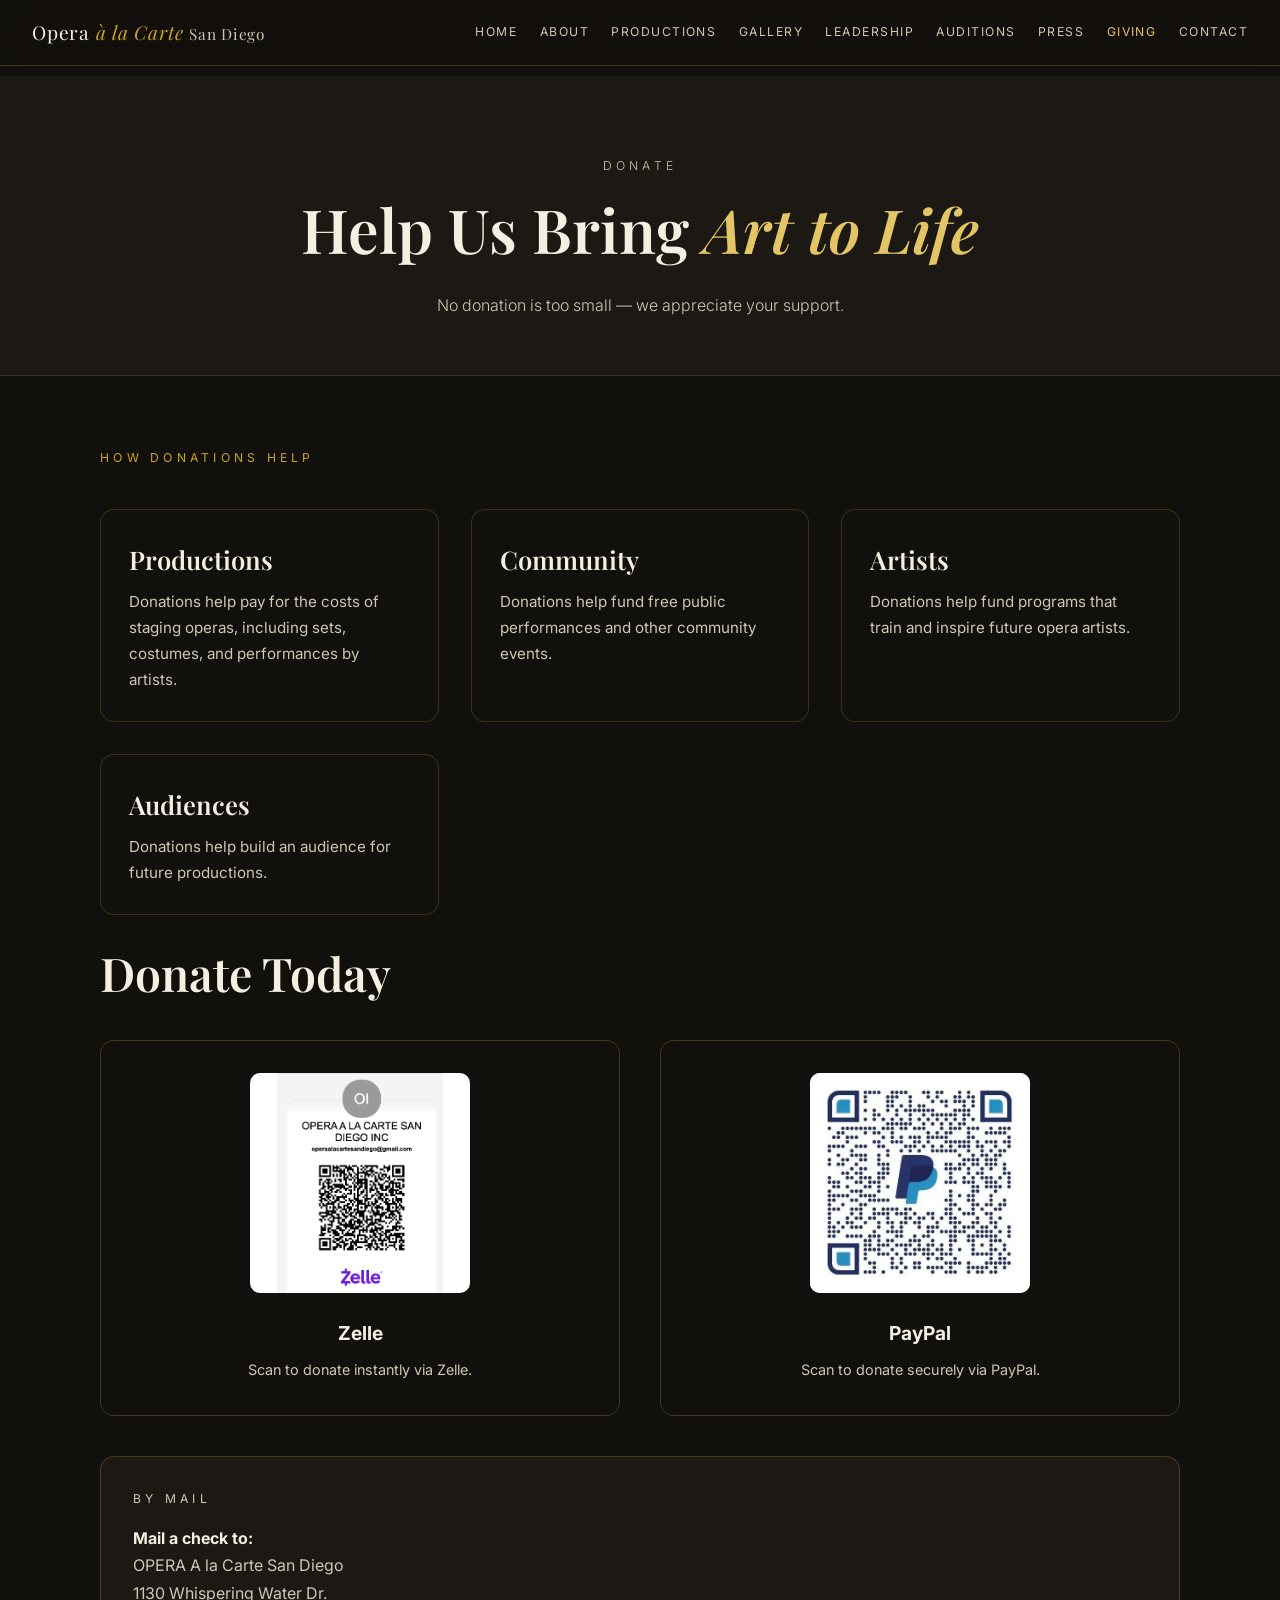
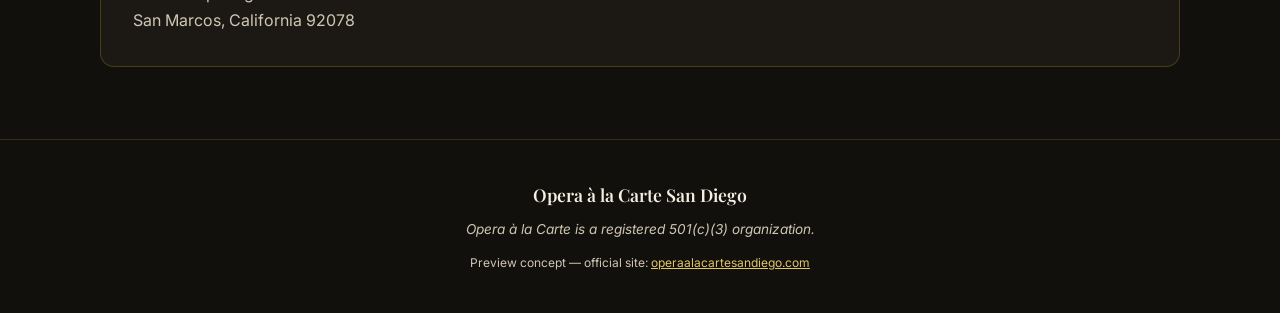
<file: giving.html>
<!DOCTYPE html>
<html lang="en">
<head>
<meta charset="utf-8">
<meta name="viewport" content="width=device-width, initial-scale=1">
<title>Giving — Opera à la Carte San Diego</title>
<meta name="description" content="Donate to Opera à la Carte San Diego, a registered 501(c)(3). Help us bring art to life via Zelle, PayPal, or check.">
<link rel="canonical" href="https://jasongornall.github.io/opera-a-la-carte/giving.html">
<meta property="og:title" content="Giving — Opera à la Carte San Diego">
<link rel="icon" href="data:image/svg+xml,%3Csvg xmlns='http://www.w3.org/2000/svg' viewBox='0 0 64 64'%3E%3Ccircle cx='32' cy='32' r='30' fill='%2312100d'/%3E%3Ctext x='32' y='44' font-family='Georgia,serif' font-size='36' fill='%23c9a227' text-anchor='middle' font-style='italic'%3EO%3C/text%3E%3C/svg%3E">
<link rel="preconnect" href="https://fonts.googleapis.com">
<link rel="preconnect" href="https://fonts.gstatic.com" crossorigin>
<link href="https://fonts.googleapis.com/css2?family=Playfair+Display:ital,wght@0,400;0,600;0,700;1,400;1,600&family=Inter:wght@300;400;500;600&display=swap" rel="stylesheet">
<link rel="stylesheet" href="style.css?t=1790134199">
</head>
<body>
<a class="skip-link" href="#main">Skip to content</a>
<nav id="site-nav" aria-label="Main navigation">
  <a class="brand" href="index.html">Opera <em>à la Carte</em> <span>San Diego</span></a>
  <button class="menu-toggle" aria-expanded="false" aria-controls="nav-links" aria-label="Toggle menu">☰</button>
  <ul class="nav-links" id="nav-links">
    <li><a href="index.html">Home</a></li>
    <li><a href="about.html">About</a></li>
    <li><a href="productions.html">Productions</a></li>
    <li><a href="gallery.html">Gallery</a></li>
    <li><a href="leadership.html">Leadership</a></li>
    <li><a href="auditions.html">Auditions</a></li>
    <li><a href="press.html">Press</a></li>
    <li><a href="giving.html" class="active" aria-current="page">Giving</a></li>
    <li><a href="contact.html">Contact</a></li>
  </ul>
</nav>
<main id="main">
<div class="page-hero">
  <p class="section-label">Donate</p>
  <h1>Help Us Bring <em>Art to Life</em></h1>
  <p>No donation is too small — we appreciate your support.</p>
</div>
<section>
  <div class="wrap">
    <p class="section-label reveal">How Donations Help</p>
    <div class="cards">
      <article class="card reveal"><div class="card-body"><h3>Productions</h3><p>Donations help pay for the costs of staging operas, including sets, costumes, and performances by artists.</p></div></article>
      <article class="card reveal"><div class="card-body"><h3>Community</h3><p>Donations help fund free public performances and other community events.</p></div></article>
      <article class="card reveal"><div class="card-body"><h3>Artists</h3><p>Donations help fund programs that train and inspire future opera artists.</p></div></article>
      <article class="card reveal"><div class="card-body"><h3>Audiences</h3><p>Donations help build an audience for future productions.</p></div></article>
    </div>

    <h2 class="section-title reveal mt-2">Donate Today</h2>
    <div class="qr-row">
      <div class="qr-card reveal">
        <img src="assets/img/30-OAC-Zelle-QR.jpg" alt="Zelle QR code for donating to Opera à la Carte" loading="lazy" decoding="async">
        <h4>Zelle</h4>
        <p>Scan to donate instantly via Zelle.</p>
      </div>
      <div class="qr-card reveal">
        <img src="assets/img/01-PAYPAL-OAC.jpg" alt="PayPal QR code for donating to Opera à la Carte" loading="lazy" decoding="async">
        <h4>PayPal</h4>
        <p>Scan to donate securely via PayPal.</p>
      </div>
    </div>

    <div class="address-card reveal">
      <p class="section-label">By Mail</p>
      <p><strong style="color:var(--cream)">Mail a check to:</strong><br>
      OPERA A la Carte San Diego<br>
      1130 Whispering Water Dr.<br>
      San Marcos, California 92078</p>
    </div>
  </div>
</section>
</main>
<footer>
  <p class="serif">Opera à la Carte San Diego</p>
  <p><em>Opera à la Carte is a registered 501(c)(3) organization.</em></p>
  <p class="footer-note">Preview concept — official site: <a href="https://www.operaalacartesandiego.com/" target="_blank" rel="noopener">operaalacartesandiego.com</a></p>
</footer>
<script>
  const io = new IntersectionObserver((es) => es.forEach(e => { if (e.isIntersecting) { e.target.classList.add('visible'); io.unobserve(e.target); } }), { threshold: 0.12 });
  document.querySelectorAll('.reveal').forEach(el => io.observe(el));
  const toggle = document.querySelector('.menu-toggle');
  const nav = document.getElementById('site-nav');
  toggle.addEventListener('click', () => {
    const open = nav.classList.toggle('nav-open');
    toggle.setAttribute('aria-expanded', open ? 'true' : 'false');
  });
</script>
</body>
</html>
</file>
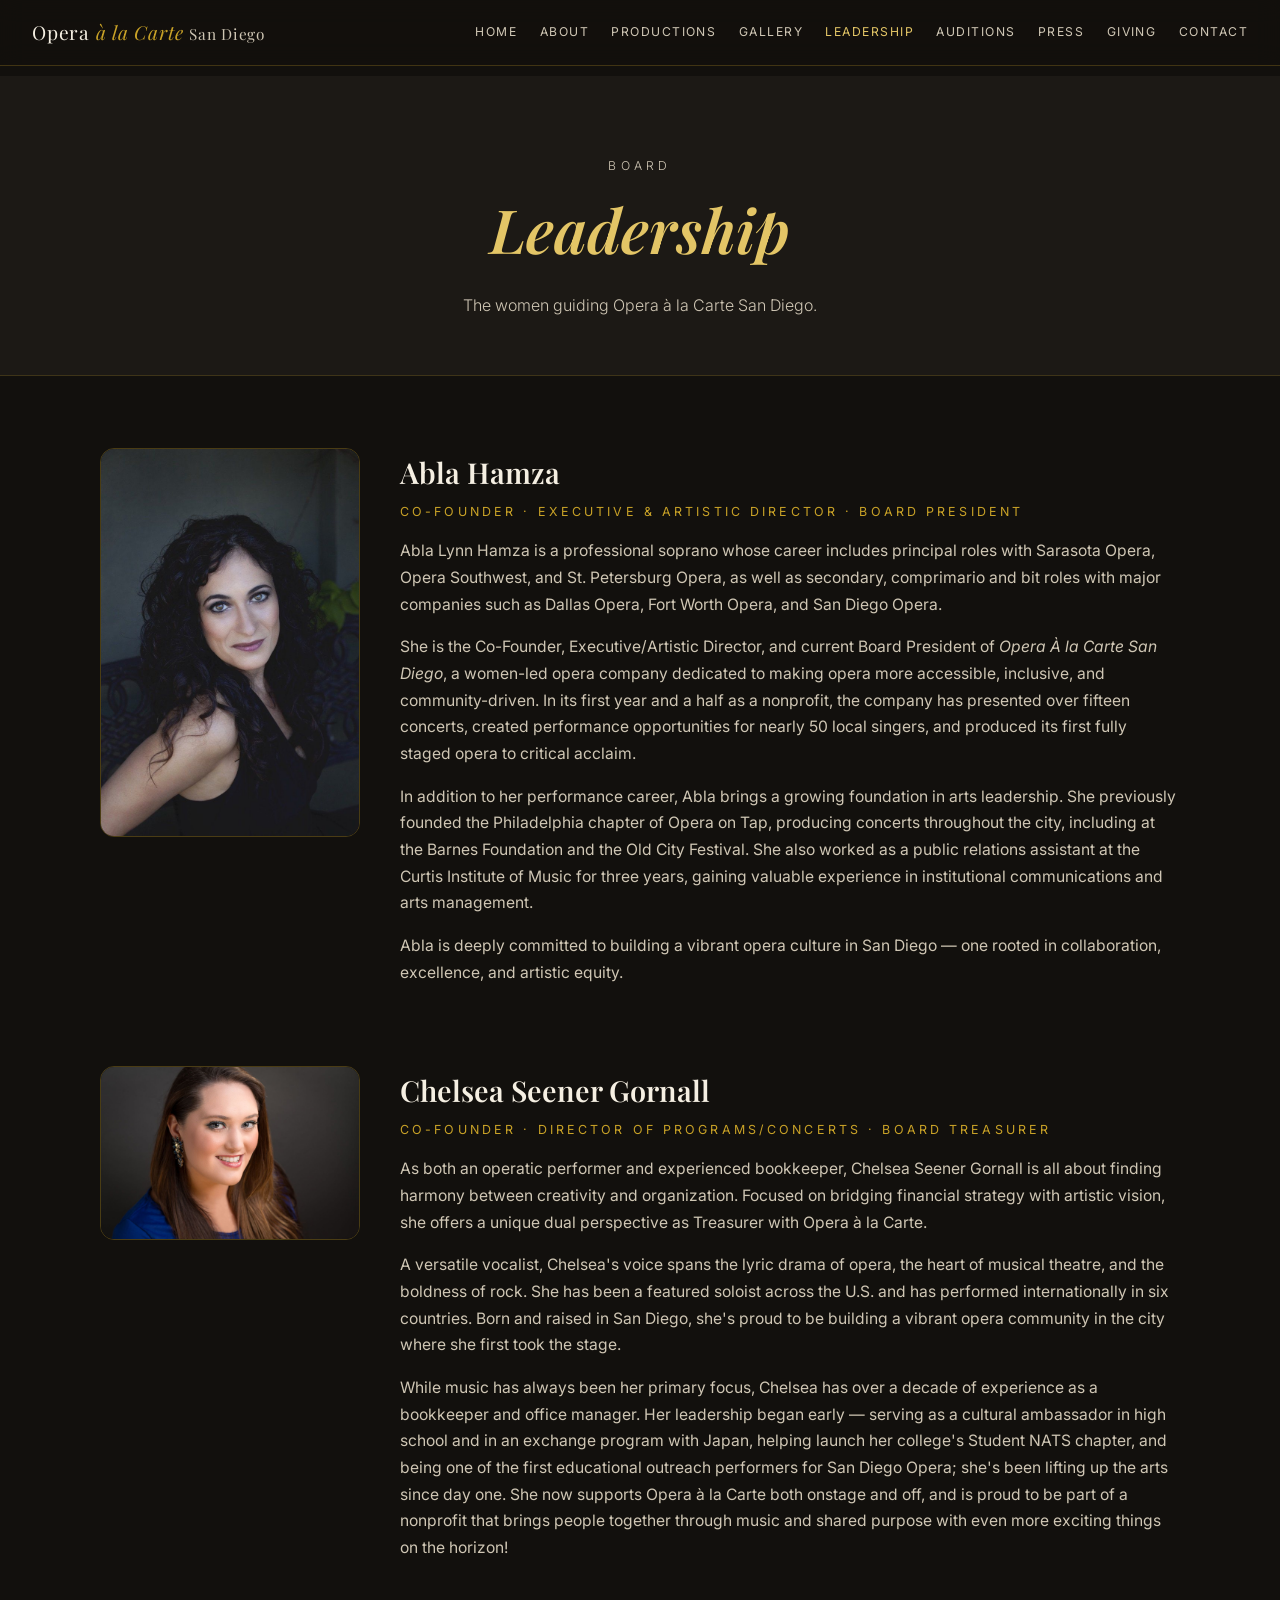
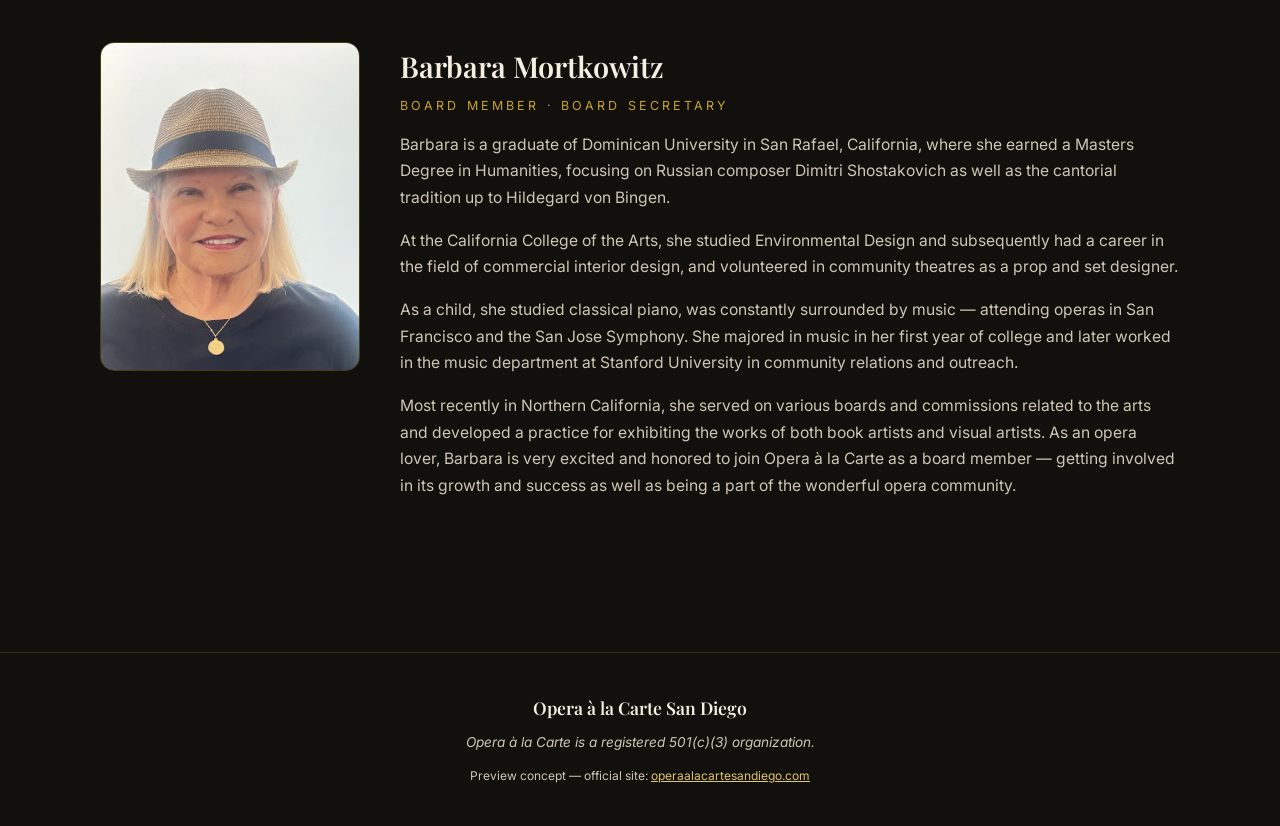
<file: leadership.html>
<!DOCTYPE html>
<html lang="en">
<head>
<meta charset="utf-8">
<meta name="viewport" content="width=device-width, initial-scale=1">
<title>Leadership — Opera à la Carte San Diego</title>
<meta name="description" content="Meet the leadership of Opera à la Carte San Diego: Abla Hamza, Chelsea Seener Gornall, and Barbara Mortkowitz.">
<link rel="canonical" href="https://jasongornall.github.io/opera-a-la-carte/leadership.html">
<meta property="og:title" content="Leadership — Opera à la Carte San Diego">
<link rel="icon" href="data:image/svg+xml,%3Csvg xmlns='http://www.w3.org/2000/svg' viewBox='0 0 64 64'%3E%3Ccircle cx='32' cy='32' r='30' fill='%2312100d'/%3E%3Ctext x='32' y='44' font-family='Georgia,serif' font-size='36' fill='%23c9a227' text-anchor='middle' font-style='italic'%3EO%3C/text%3E%3C/svg%3E">
<link rel="preconnect" href="https://fonts.googleapis.com">
<link rel="preconnect" href="https://fonts.gstatic.com" crossorigin>
<link href="https://fonts.googleapis.com/css2?family=Playfair+Display:ital,wght@0,400;0,600;0,700;1,400;1,600&family=Inter:wght@300;400;500;600&display=swap" rel="stylesheet">
<link rel="stylesheet" href="style.css?t=1790134199">
</head>
<body>
<a class="skip-link" href="#main">Skip to content</a>
<nav id="site-nav" aria-label="Main navigation">
  <a class="brand" href="index.html">Opera <em>à la Carte</em> <span>San Diego</span></a>
  <button class="menu-toggle" aria-expanded="false" aria-controls="nav-links" aria-label="Toggle menu">☰</button>
  <ul class="nav-links" id="nav-links">
    <li><a href="index.html">Home</a></li>
    <li><a href="about.html">About</a></li>
    <li><a href="productions.html">Productions</a></li>
    <li><a href="gallery.html">Gallery</a></li>
    <li><a href="leadership.html" class="active" aria-current="page">Leadership</a></li>
    <li><a href="auditions.html">Auditions</a></li>
    <li><a href="press.html">Press</a></li>
    <li><a href="giving.html">Giving</a></li>
    <li><a href="contact.html">Contact</a></li>
  </ul>
</nav>
<main id="main">
<div class="page-hero">
  <p class="section-label">Board</p>
  <h1><em>Leadership</em></h1>
  <p>The women guiding Opera à la Carte San Diego.</p>
</div>
<section>
  <div class="wrap">

    <article class="person reveal">
      <img src="assets/img/45-Abla-Lynn-Hamza2C-headshot.jpg" alt="Abla Lynn Hamza headshot" loading="lazy" decoding="async">
      <div>
        <h3>Abla Hamza</h3>
        <p class="role">Co-Founder · Executive &amp; Artistic Director · Board President</p>
        <p>Abla Lynn Hamza is a professional soprano whose career includes principal roles with Sarasota Opera, Opera Southwest, and St. Petersburg Opera, as well as secondary, comprimario and bit roles with major companies such as Dallas Opera, Fort Worth Opera, and San Diego Opera.</p>
        <p>She is the Co-Founder, Executive/Artistic Director, and current Board President of <em>Opera À la Carte San Diego</em>, a women-led opera company dedicated to making opera more accessible, inclusive, and community-driven. In its first year and a half as a nonprofit, the company has presented over fifteen concerts, created performance opportunities for nearly 50 local singers, and produced its first fully staged opera to critical acclaim.</p>
        <p>In addition to her performance career, Abla brings a growing foundation in arts leadership. She previously founded the Philadelphia chapter of Opera on Tap, producing concerts throughout the city, including at the Barnes Foundation and the Old City Festival. She also worked as a public relations assistant at the Curtis Institute of Music for three years, gaining valuable experience in institutional communications and arts management.</p>
        <p>Abla is deeply committed to building a vibrant opera culture in San Diego — one rooted in collaboration, excellence, and artistic equity.</p>
      </div>
    </article>

    <article class="person reveal">
      <img src="assets/img/35-Chelsea-Seener2C-Headshot.jpg" alt="Chelsea Seener Gornall headshot" loading="lazy" decoding="async">
      <div>
        <h3>Chelsea Seener Gornall</h3>
        <p class="role">Co-Founder · Director of Programs/Concerts · Board Treasurer</p>
        <p>As both an operatic performer and experienced bookkeeper, Chelsea Seener Gornall is all about finding harmony between creativity and organization. Focused on bridging financial strategy with artistic vision, she offers a unique dual perspective as Treasurer with Opera à la Carte.</p>
        <p>A versatile vocalist, Chelsea's voice spans the lyric drama of opera, the heart of musical theatre, and the boldness of rock. She has been a featured soloist across the U.S. and has performed internationally in six countries. Born and raised in San Diego, she's proud to be building a vibrant opera community in the city where she first took the stage.</p>
        <p>While music has always been her primary focus, Chelsea has over a decade of experience as a bookkeeper and office manager. Her leadership began early — serving as a cultural ambassador in high school and in an exchange program with Japan, helping launch her college's Student NATS chapter, and being one of the first educational outreach performers for San Diego Opera; she's been lifting up the arts since day one. She now supports Opera à la Carte both onstage and off, and is proud to be part of a nonprofit that brings people together through music and shared purpose with even more exciting things on the horizon!</p>
      </div>
    </article>

    <article class="person reveal">
      <img src="assets/img/32-Barbara-Mortkowitz-headshot.webp" alt="Barbara Mortkowitz headshot" loading="lazy" decoding="async">
      <div>
        <h3>Barbara Mortkowitz</h3>
        <p class="role">Board Member · Board Secretary</p>
        <p>Barbara is a graduate of Dominican University in San Rafael, California, where she earned a Masters Degree in Humanities, focusing on Russian composer Dimitri Shostakovich as well as the cantorial tradition up to Hildegard von Bingen.</p>
        <p>At the California College of the Arts, she studied Environmental Design and subsequently had a career in the field of commercial interior design, and volunteered in community theatres as a prop and set designer.</p>
        <p>As a child, she studied classical piano, was constantly surrounded by music — attending operas in San Francisco and the San Jose Symphony. She majored in music in her first year of college and later worked in the music department at Stanford University in community relations and outreach.</p>
        <p>Most recently in Northern California, she served on various boards and commissions related to the arts and developed a practice for exhibiting the works of both book artists and visual artists. As an opera lover, Barbara is very excited and honored to join Opera à la Carte as a board member — getting involved in its growth and success as well as being a part of the wonderful opera community.</p>
      </div>
    </article>

  </div>
</section>
</main>
<footer>
  <p class="serif">Opera à la Carte San Diego</p>
  <p><em>Opera à la Carte is a registered 501(c)(3) organization.</em></p>
  <p class="footer-note">Preview concept — official site: <a href="https://www.operaalacartesandiego.com/" target="_blank" rel="noopener">operaalacartesandiego.com</a></p>
</footer>
<script>
  const io = new IntersectionObserver((es) => es.forEach(e => { if (e.isIntersecting) { e.target.classList.add('visible'); io.unobserve(e.target); } }), { threshold: 0.12 });
  document.querySelectorAll('.reveal').forEach(el => io.observe(el));
  const toggle = document.querySelector('.menu-toggle');
  const nav = document.getElementById('site-nav');
  toggle.addEventListener('click', () => {
    const open = nav.classList.toggle('nav-open');
    toggle.setAttribute('aria-expanded', open ? 'true' : 'false');
  });
</script>
</body>
</html>
</file>
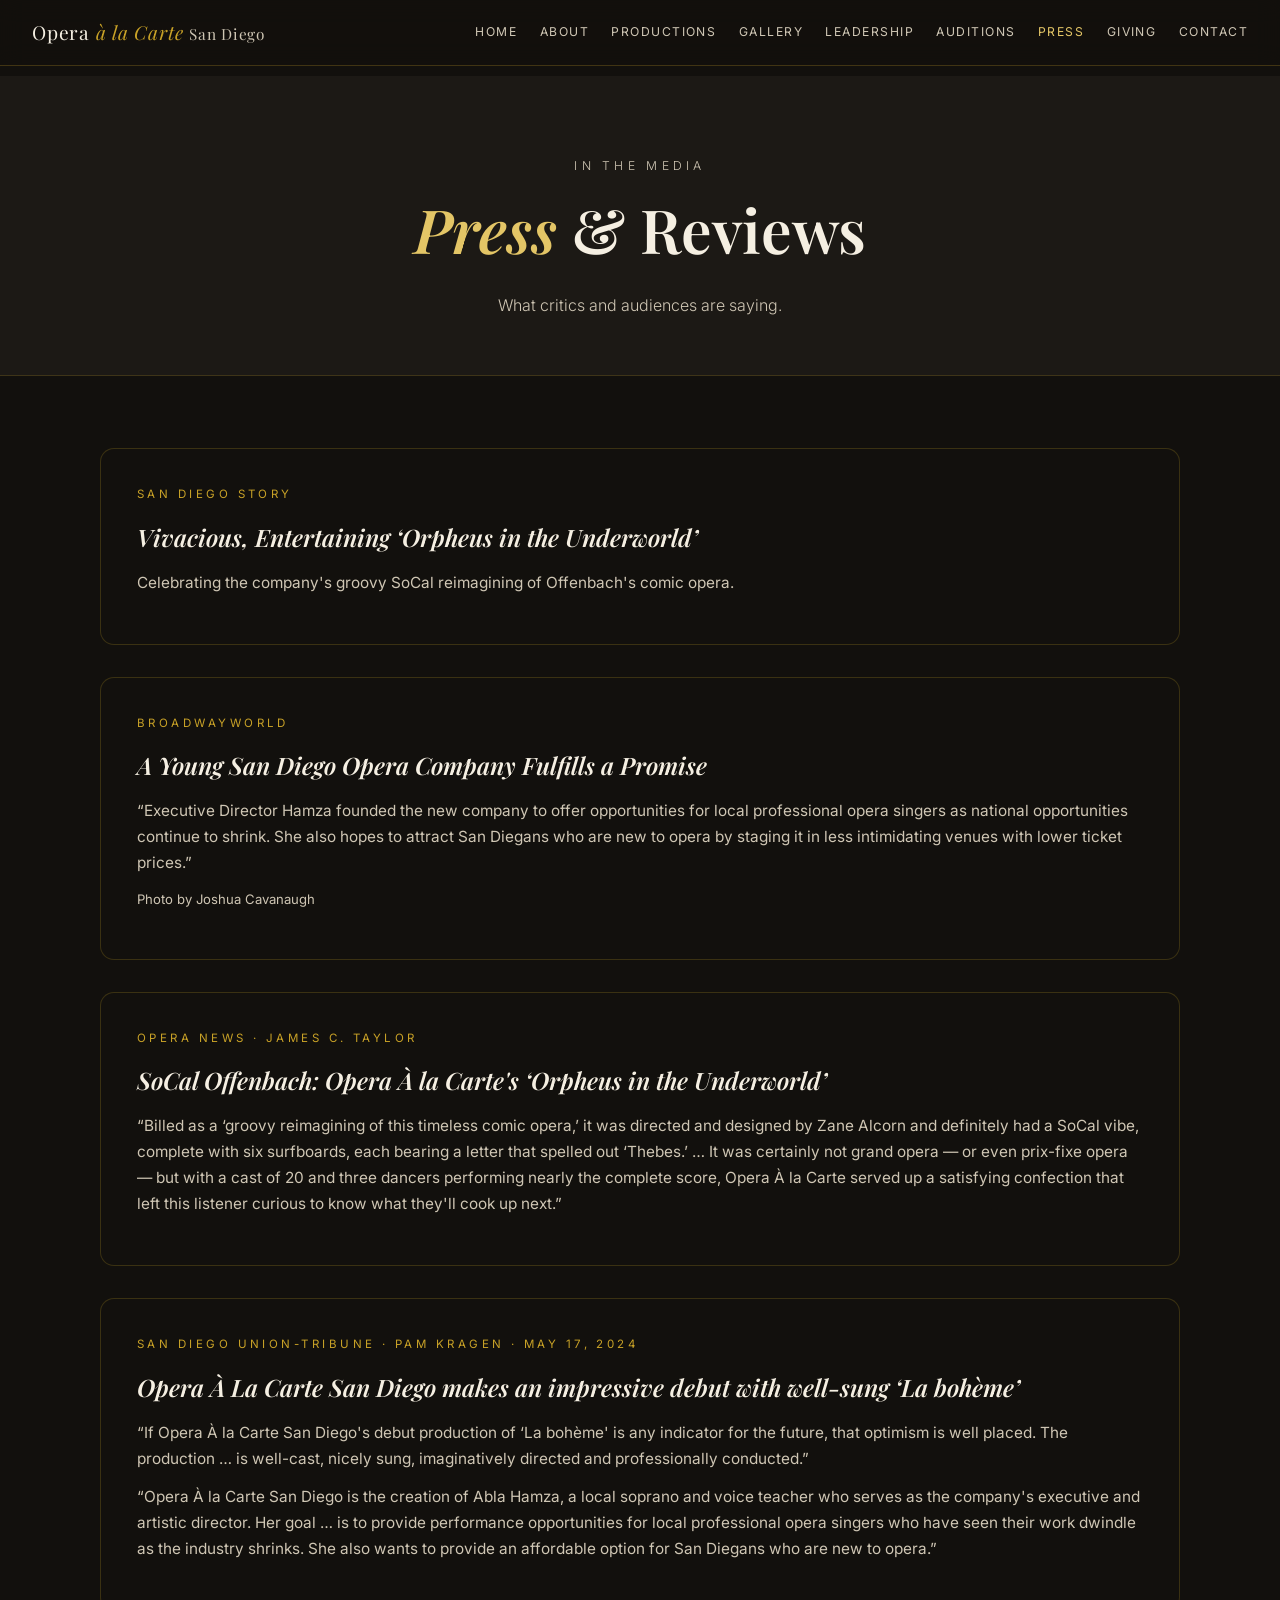
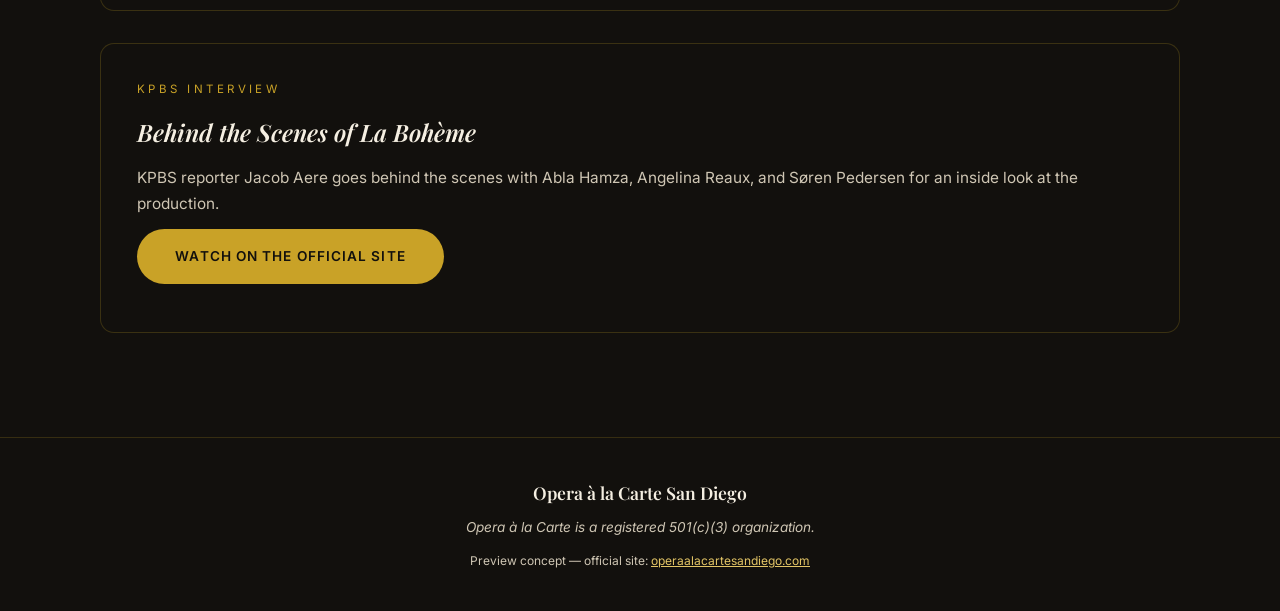
<file: press.html>
<!DOCTYPE html>
<html lang="en">
<head>
<meta charset="utf-8">
<meta name="viewport" content="width=device-width, initial-scale=1">
<title>Press — Opera à la Carte San Diego</title>
<meta name="description" content="Press and reviews for Opera à la Carte San Diego: San Diego Story, BroadwayWorld, OPERA News, San Diego Union-Tribune, KPBS.">
<link rel="canonical" href="https://jasongornall.github.io/opera-a-la-carte/press.html">
<meta property="og:title" content="Press — Opera à la Carte San Diego">
<link rel="icon" href="data:image/svg+xml,%3Csvg xmlns='http://www.w3.org/2000/svg' viewBox='0 0 64 64'%3E%3Ccircle cx='32' cy='32' r='30' fill='%2312100d'/%3E%3Ctext x='32' y='44' font-family='Georgia,serif' font-size='36' fill='%23c9a227' text-anchor='middle' font-style='italic'%3EO%3C/text%3E%3C/svg%3E">
<link rel="preconnect" href="https://fonts.googleapis.com">
<link rel="preconnect" href="https://fonts.gstatic.com" crossorigin>
<link href="https://fonts.googleapis.com/css2?family=Playfair+Display:ital,wght@0,400;0,600;0,700;1,400;1,600&family=Inter:wght@300;400;500;600&display=swap" rel="stylesheet">
<link rel="stylesheet" href="style.css?t=1790134199">
</head>
<body>
<a class="skip-link" href="#main">Skip to content</a>
<nav id="site-nav" aria-label="Main navigation">
  <a class="brand" href="index.html">Opera <em>à la Carte</em> <span>San Diego</span></a>
  <button class="menu-toggle" aria-expanded="false" aria-controls="nav-links" aria-label="Toggle menu">☰</button>
  <ul class="nav-links" id="nav-links">
    <li><a href="index.html">Home</a></li>
    <li><a href="about.html">About</a></li>
    <li><a href="productions.html">Productions</a></li>
    <li><a href="gallery.html">Gallery</a></li>
    <li><a href="leadership.html">Leadership</a></li>
    <li><a href="auditions.html">Auditions</a></li>
    <li><a href="press.html" class="active" aria-current="page">Press</a></li>
    <li><a href="giving.html">Giving</a></li>
    <li><a href="contact.html">Contact</a></li>
  </ul>
</nav>
<main id="main">
<div class="page-hero">
  <p class="section-label">In the Media</p>
  <h1><em>Press</em> &amp; Reviews</h1>
  <p>What critics and audiences are saying.</p>
</div>
<section>
  <div class="wrap">

    <article class="press-item reveal">
      <p class="outlet">San Diego Story</p>
      <h3>Vivacious, Entertaining ‘Orpheus in the Underworld’</h3>
      <p>Celebrating the company's groovy SoCal reimagining of Offenbach's comic opera.</p>
    </article>

    <article class="press-item reveal">
      <p class="outlet">BroadwayWorld</p>
      <h3>A Young San Diego Opera Company Fulfills a Promise</h3>
      <p>“Executive Director Hamza founded the new company to offer opportunities for local professional opera singers as national opportunities continue to shrink. She also hopes to attract San Diegans who are new to opera by staging it in less intimidating venues with lower ticket prices.”</p>
      <p class="byline">Photo by Joshua Cavanaugh</p>
    </article>

    <article class="press-item reveal">
      <p class="outlet">OPERA News · James C. Taylor</p>
      <h3>SoCal Offenbach: Opera À la Carte's ‘Orpheus in the Underworld’</h3>
      <p>“Billed as a ‘groovy reimagining of this timeless comic opera,’ it was directed and designed by Zane Alcorn and definitely had a SoCal vibe, complete with six surfboards, each bearing a letter that spelled out ‘Thebes.’ … It was certainly not grand opera — or even prix-fixe opera — but with a cast of 20 and three dancers performing nearly the complete score, Opera À la Carte served up a satisfying confection that left this listener curious to know what they'll cook up next.”</p>
    </article>

    <article class="press-item reveal">
      <p class="outlet">San Diego Union-Tribune · Pam Kragen · May 17, 2024</p>
      <h3>Opera À La Carte San Diego makes an impressive debut with well-sung ‘La bohème’</h3>
      <p>“If Opera À la Carte San Diego's debut production of ‘La bohème' is any indicator for the future, that optimism is well placed. The production … is well-cast, nicely sung, imaginatively directed and professionally conducted.”</p>
      <p>“Opera À la Carte San Diego is the creation of Abla Hamza, a local soprano and voice teacher who serves as the company's executive and artistic director. Her goal … is to provide performance opportunities for local professional opera singers who have seen their work dwindle as the industry shrinks. She also wants to provide an affordable option for San Diegans who are new to opera.”</p>
    </article>

    <article class="press-item reveal">
      <p class="outlet">KPBS Interview</p>
      <h3>Behind the Scenes of La Bohème</h3>
      <p>KPBS reporter Jacob Aere goes behind the scenes with Abla Hamza, Angelina Reaux, and Søren Pedersen for an inside look at the production.</p>
      <p><a class="btn" href="https://www.operaalacartesandiego.com/" target="_blank" rel="noopener">Watch on the Official Site</a></p>
    </article>

  </div>
</section>
</main>
<footer>
  <p class="serif">Opera à la Carte San Diego</p>
  <p><em>Opera à la Carte is a registered 501(c)(3) organization.</em></p>
  <p class="footer-note">Preview concept — official site: <a href="https://www.operaalacartesandiego.com/" target="_blank" rel="noopener">operaalacartesandiego.com</a></p>
</footer>
<script>
  const io = new IntersectionObserver((es) => es.forEach(e => { if (e.isIntersecting) { e.target.classList.add('visible'); io.unobserve(e.target); } }), { threshold: 0.12 });
  document.querySelectorAll('.reveal').forEach(el => io.observe(el));
  const toggle = document.querySelector('.menu-toggle');
  const nav = document.getElementById('site-nav');
  toggle.addEventListener('click', () => {
    const open = nav.classList.toggle('nav-open');
    toggle.setAttribute('aria-expanded', open ? 'true' : 'false');
  });
</script>
</body>
</html>
</file>
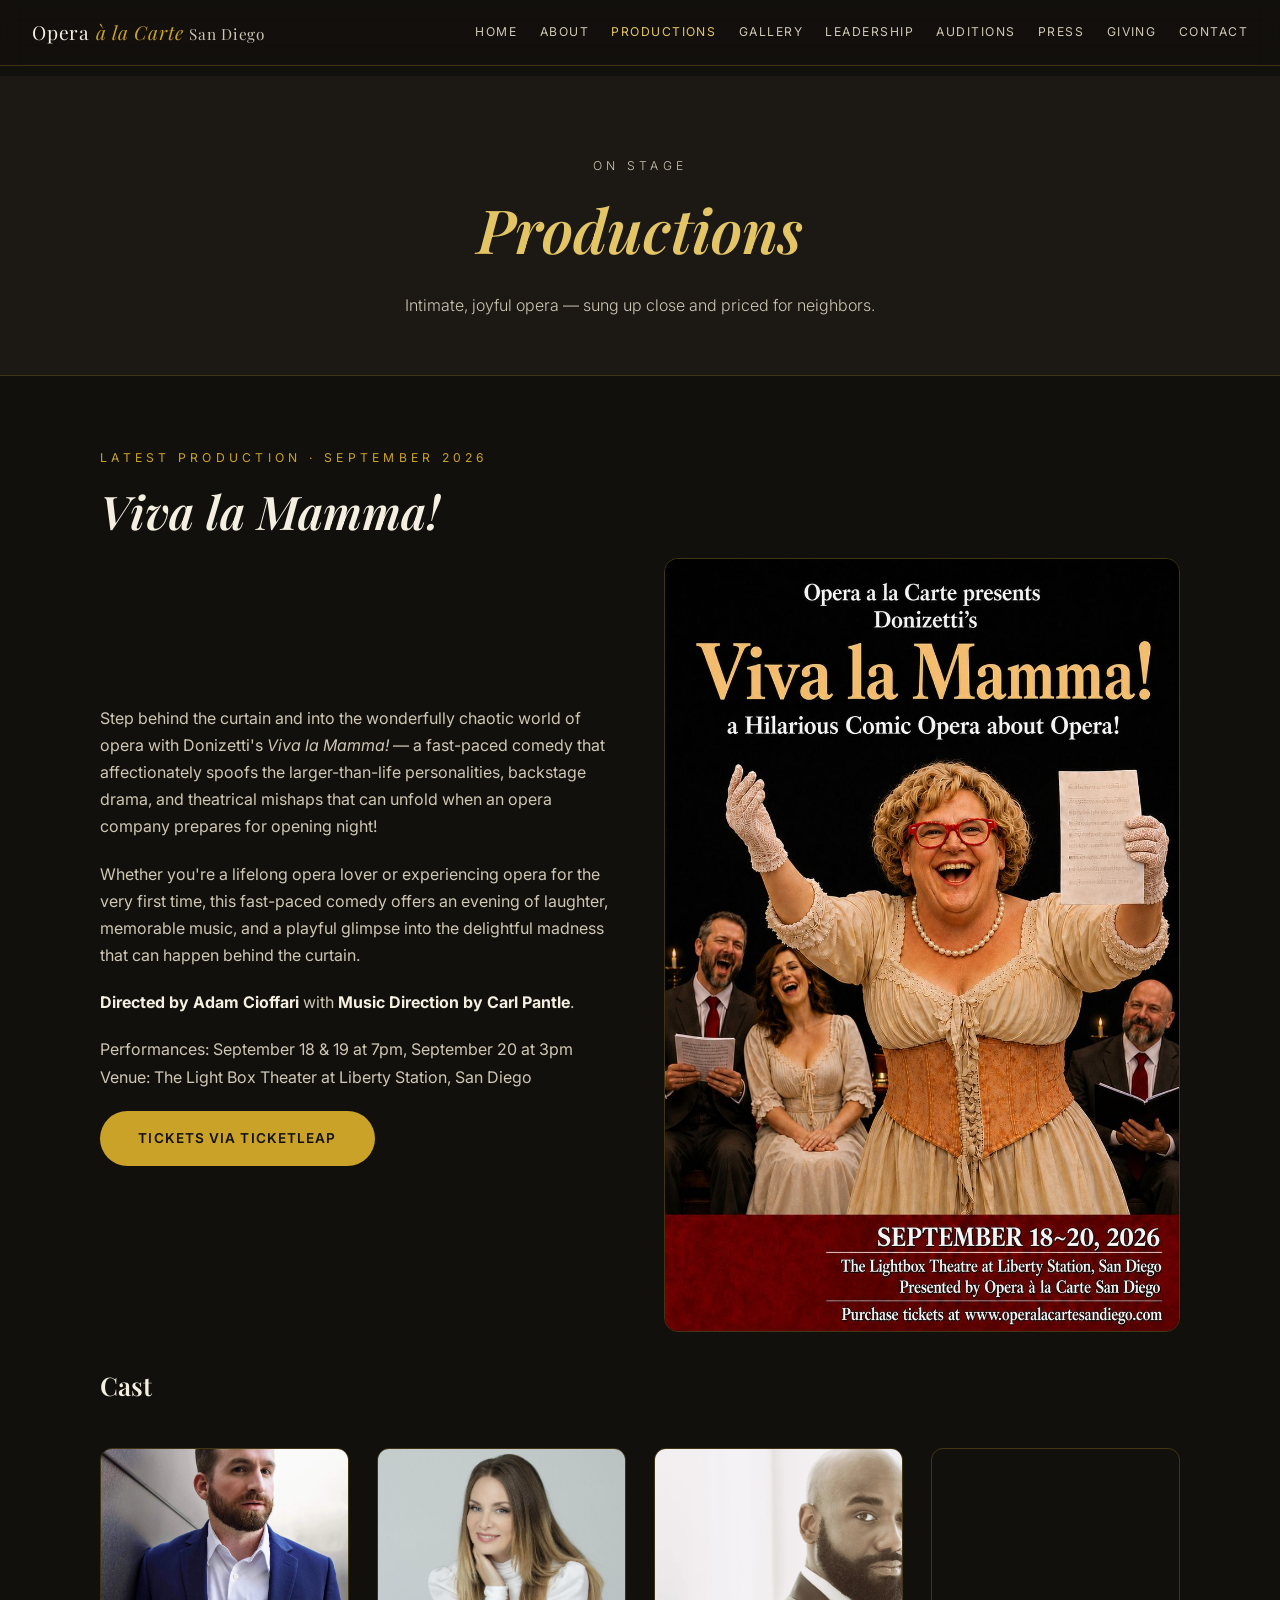
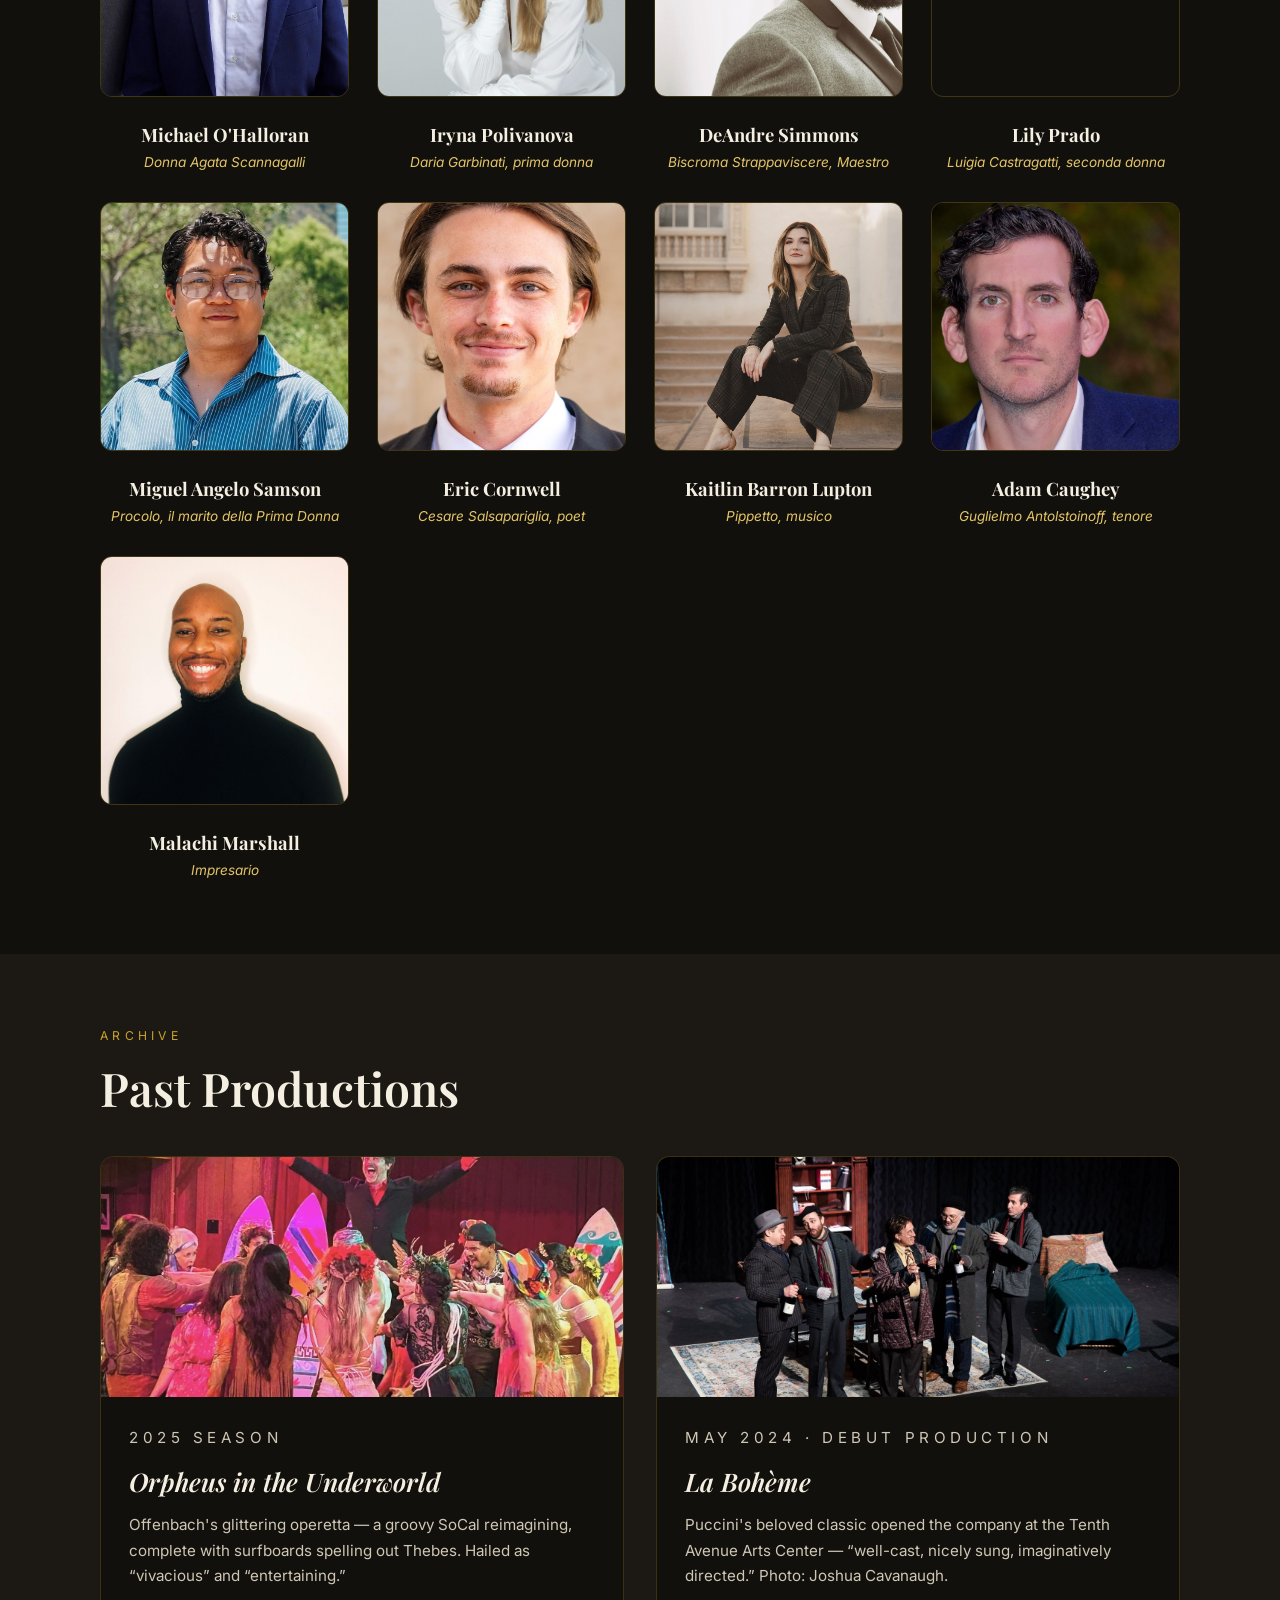
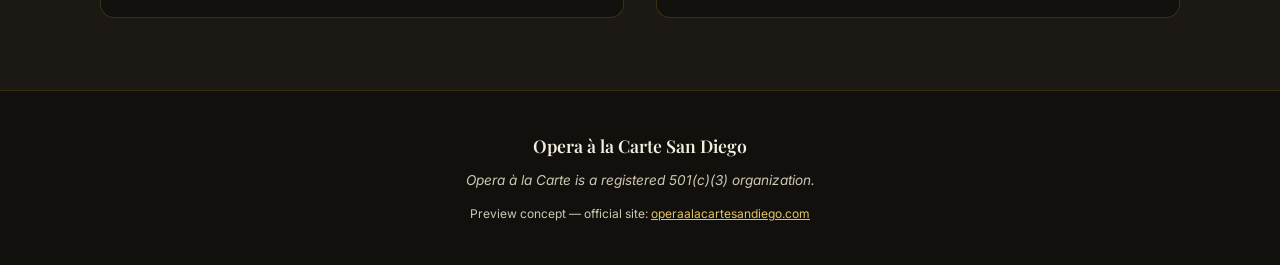
<file: productions.html>
<!DOCTYPE html>
<html lang="en">
<head>
<meta charset="utf-8">
<meta name="viewport" content="width=device-width, initial-scale=1">
<title>Productions — Opera à la Carte San Diego</title>
<meta name="description" content="Opera à la Carte San Diego productions: Viva la Mamma, Orpheus in the Underworld, La Bohème.">
<link rel="canonical" href="https://jasongornall.github.io/opera-a-la-carte/productions.html">
<meta property="og:title" content="Productions — Opera à la Carte San Diego">
<link rel="icon" href="data:image/svg+xml,%3Csvg xmlns='http://www.w3.org/2000/svg' viewBox='0 0 64 64'%3E%3Ccircle cx='32' cy='32' r='30' fill='%2312100d'/%3E%3Ctext x='32' y='44' font-family='Georgia,serif' font-size='36' fill='%23c9a227' text-anchor='middle' font-style='italic'%3EO%3C/text%3E%3C/svg%3E">
<link rel="preconnect" href="https://fonts.googleapis.com">
<link rel="preconnect" href="https://fonts.gstatic.com" crossorigin>
<link href="https://fonts.googleapis.com/css2?family=Playfair+Display:ital,wght@0,400;0,600;0,700;1,400;1,600&family=Inter:wght@300;400;500;600&display=swap" rel="stylesheet">
<link rel="stylesheet" href="style.css?t=1790134199">
</head>
<body>
<a class="skip-link" href="#main">Skip to content</a>
<nav id="site-nav" aria-label="Main navigation">
  <a class="brand" href="index.html">Opera <em>à la Carte</em> <span>San Diego</span></a>
  <button class="menu-toggle" aria-expanded="false" aria-controls="nav-links" aria-label="Toggle menu">☰</button>
  <ul class="nav-links" id="nav-links">
    <li><a href="index.html">Home</a></li>
    <li><a href="about.html">About</a></li>
    <li><a href="productions.html" class="active" aria-current="page">Productions</a></li>
    <li><a href="gallery.html">Gallery</a></li>
    <li><a href="leadership.html">Leadership</a></li>
    <li><a href="auditions.html">Auditions</a></li>
    <li><a href="press.html">Press</a></li>
    <li><a href="giving.html">Giving</a></li>
    <li><a href="contact.html">Contact</a></li>
  </ul>
</nav>
<main id="main">
<div class="page-hero">
  <p class="section-label">On Stage</p>
  <h1><em>Productions</em></h1>
  <p>Intimate, joyful opera — sung up close and priced for neighbors.</p>
</div>

<section aria-labelledby="viva-heading">
  <div class="wrap">
    <p class="section-label reveal">Latest Production · September 2026</p>
    <h2 class="section-title reveal" id="viva-heading"><em style="font-style:italic">Viva la Mamma!</em></h2>
    <div class="split">
      <div class="reveal prose">
        <p>Step behind the curtain and into the wonderfully chaotic world of opera with Donizetti's <em>Viva la Mamma!</em> — a fast-paced comedy that affectionately spoofs the larger-than-life personalities, backstage drama, and theatrical mishaps that can unfold when an opera company prepares for opening night!</p>
        <p>Whether you're a lifelong opera lover or experiencing opera for the very first time, this fast-paced comedy offers an evening of laughter, memorable music, and a playful glimpse into the delightful madness that can happen behind the curtain.</p>
        <p><strong>Directed by Adam Cioffari</strong> with <strong>Music Direction by Carl Pantle</strong>.</p>
        <p>Performances: September 18 &amp; 19 at 7pm, September 20 at 3pm<br>Venue: The Light Box Theater at Liberty Station, San Diego</p>
        <p><a class="btn" href="https://events.ticketleap.com/" target="_blank" rel="noopener">Tickets via TicketLeap</a></p>
      </div>
      <img class="reveal" src="assets/img/39-Viva-la-Mamma21-Poster-New.jpg" alt="Viva la Mamma production poster" loading="lazy" decoding="async">
    </div>
    <h3 class="reveal mt-2" style="font-size:1.6rem">Cast</h3>
    <div class="cast-grid">
      <div class="cast-member reveal"><img src="assets/img/24-Michael-OHALLORAN-BARITONE-Headshot.jpg" alt="Michael O'Halloran headshot" loading="lazy" decoding="async"><h4>Michael O'Halloran</h4><p>Donna Agata Scannagalli</p></div>
      <div class="cast-member reveal"><img src="assets/img/21-Iryna-Polivanova-Headshot.jpg" alt="Iryna Polivanova headshot" loading="lazy" decoding="async"><h4>Iryna Polivanova</h4><p>Daria Garbinati, prima donna</p></div>
      <div class="cast-member reveal"><img src="assets/img/15-DEANDRE_SIMMONS_credit-Dario-Acosta-28129.webp" alt="DeAndre Simmons headshot" loading="lazy" decoding="async"><h4>DeAndre Simmons</h4><p>Biscroma Strappaviscere, Maestro</p></div>
      <div class="cast-member reveal"><img src="assets/img/14-Lily.Prado.Headshot-28229.jpg" alt="Lily Prado headshot" loading="lazy" decoding="async"><h4>Lily Prado</h4><p>Luigia Castragatti, seconda donna</p></div>
      <div class="cast-member reveal"><img src="assets/img/26-Miguel-Angelo-Samson-headshot.jpg" alt="Miguel Angelo Samson headshot" loading="lazy" decoding="async"><h4>Miguel Angelo Samson</h4><p>Procolo, il marito della Prima Donna</p></div>
      <div class="cast-member reveal"><img src="assets/img/37-Eric-Cornwell-Headshot.jpg" alt="Eric Cornwell headshot" loading="lazy" decoding="async"><h4>Eric Cornwell</h4><p>Cesare Salsapariglia, poet</p></div>
      <div class="cast-member reveal"><img src="assets/img/20-Kaitlin-B--headshot-2.jpg" alt="Kaitlin Barron Lupton headshot" loading="lazy" decoding="async"><h4>Kaitlin Barron Lupton</h4><p>Pippetto, musico</p></div>
      <div class="cast-member reveal"><img src="assets/img/16-Adam-Caughey-headshot-color2018.jpg" alt="Adam Caughey headshot" loading="lazy" decoding="async"><h4>Adam Caughey</h4><p>Guglielmo Antolstoinoff, tenore</p></div>
      <div class="cast-member reveal"><img src="assets/img/31-Malachi-headshot.jpg" alt="Malachi Marshall headshot" loading="lazy" decoding="async"><h4>Malachi Marshall</h4><p>Impresario</p></div>
    </div>
  </div>
</section>

<section style="background:var(--ink-soft)" aria-labelledby="past-heading">
  <div class="wrap">
    <p class="section-label reveal">Archive</p>
    <h2 class="section-title reveal" id="past-heading">Past Productions</h2>
    <div class="cards">
      <article class="card reveal">
        <img src="assets/img/18-Orpheus-Maria-C1.jpg" alt="Orpheus in the Underworld production photo" loading="lazy" decoding="async">
        <div class="card-body">
          <p class="kicker">2025 Season</p>
          <h3><em>Orpheus in the Underworld</em></h3>
          <p>Offenbach's glittering operetta — a groovy SoCal reimagining, complete with surfboards spelling out Thebes. Hailed as “vivacious” and “entertaining.”</p>
        </div>
      </article>
      <article class="card reveal">
        <img src="assets/img/11-BohemeboysJC.jpg" alt="La Bohème production photo by Joshua Cavanaugh" loading="lazy" decoding="async">
        <div class="card-body">
          <p class="kicker">May 2024 · Debut Production</p>
          <h3><em>La Bohème</em></h3>
          <p>Puccini's beloved classic opened the company at the Tenth Avenue Arts Center — “well-cast, nicely sung, imaginatively directed.” Photo: Joshua Cavanaugh.</p>
        </div>
      </article>
    </div>
  </div>
</section>
</main>
<footer>
  <p class="serif">Opera à la Carte San Diego</p>
  <p><em>Opera à la Carte is a registered 501(c)(3) organization.</em></p>
  <p class="footer-note">Preview concept — official site: <a href="https://www.operaalacartesandiego.com/" target="_blank" rel="noopener">operaalacartesandiego.com</a></p>
</footer>
<script>
  const io = new IntersectionObserver((es) => es.forEach(e => { if (e.isIntersecting) { e.target.classList.add('visible'); io.unobserve(e.target); } }), { threshold: 0.12 });
  document.querySelectorAll('.reveal').forEach(el => io.observe(el));
  const toggle = document.querySelector('.menu-toggle');
  const nav = document.getElementById('site-nav');
  toggle.addEventListener('click', () => {
    const open = nav.classList.toggle('nav-open');
    toggle.setAttribute('aria-expanded', open ? 'true' : 'false');
  });
</script>
</body>
</html>
</file>
<file: style.css>
:root {
  --ink: #12100d;
  --ink-soft: #1c1915;
  --gold: #c9a227;
  --gold-soft: #e3c566;
  --cream: #f5efe2;
  --cream-dim: #cfc6b4;
}
* { margin: 0; padding: 0; box-sizing: border-box; }
html { scroll-behavior: smooth; }
body {
  font-family: 'Inter', system-ui, sans-serif;
  background: var(--ink); color: var(--cream);
  line-height: 1.7; -webkit-font-smoothing: antialiased;
}
h1, h2, h3, .serif { font-family: 'Playfair Display', Georgia, serif; font-weight: 600; }
a { color: inherit; }
img { max-width: 100%; }

nav {
  position: fixed; top: 0; left: 0; right: 0; z-index: 50;
  display: flex; justify-content: space-between; align-items: center; gap: 1rem;
  padding: 1rem 2rem; flex-wrap: wrap;
  background: rgba(18,16,13,.78); backdrop-filter: blur(12px);
  border-bottom: 1px solid rgba(201,162,39,.25);
}
.brand { font-family: 'Playfair Display', serif; font-size: 1.2rem; letter-spacing: .04em; text-decoration: none; white-space: nowrap; }
.brand em { color: var(--gold); font-style: italic; }
.brand span { font-size: .8em; color: var(--cream-dim); }
.nav-links { display: flex; gap: 1.4rem; list-style: none; font-size: .76rem; letter-spacing: .12em; text-transform: uppercase; flex-wrap: wrap; }
.nav-links a { text-decoration: none; color: var(--cream-dim); transition: color .25s; }
.nav-links a:hover, .nav-links a.active { color: var(--gold-soft); }
@media (max-width: 900px) { .nav-links { gap: .9rem; font-size: .7rem; } nav { padding: .9rem 1rem; } }

main { padding-top: 76px; }
.page-hero { padding: 5rem 1.5rem 3.5rem; text-align: center; background: var(--ink-soft); border-bottom: 1px solid rgba(201,162,39,.2); }
.page-hero h1 { font-size: clamp(2.2rem, 5vw, 3.8rem); margin-bottom: .75rem; }
.page-hero h1 em { color: var(--gold-soft); }
.page-hero p { color: var(--cream-dim); max-width: 640px; margin: 0 auto; font-weight: 300; }

section { padding: 4.5rem 1.5rem; }
.wrap { max-width: 1080px; margin: 0 auto; }
.wrap.narrow { max-width: 760px; }
.section-label { font-size: .76rem; letter-spacing: .35em; text-transform: uppercase; color: var(--gold); margin-bottom: 1rem; }
.section-title { font-size: clamp(1.9rem, 4vw, 2.9rem); margin-bottom: 1.25rem; line-height: 1.15; }
.lede { color: var(--cream-dim); font-size: 1.08rem; font-weight: 300; }
.prose p { margin-bottom: 1.25rem; color: var(--cream-dim); }
.prose p strong, .prose strong { color: var(--cream); }
.prose ul { margin: 0 0 1.5rem 1.25rem; color: var(--cream-dim); }
.prose li { margin-bottom: .6rem; }

.btn {
  display: inline-block; text-decoration: none; background: var(--gold); color: var(--ink);
  font-weight: 600; letter-spacing: .08em; text-transform: uppercase; font-size: .85rem;
  padding: 1rem 2.4rem; border-radius: 999px; transition: transform .25s, background .25s; border: none; cursor: pointer;
}
.btn:hover { background: var(--gold-soft); transform: translateY(-2px); }
.btn.ghost { background: transparent; color: var(--cream); border: 1px solid rgba(245,239,226,.4); }
.btn.ghost:hover { border-color: var(--gold-soft); color: var(--gold-soft); background: transparent; }

.cards { display: grid; grid-template-columns: repeat(auto-fit, minmax(300px, 1fr)); gap: 2rem; margin-top: 2.5rem; }
.card { background: var(--ink); border: 1px solid rgba(201,162,39,.22); border-radius: 14px; overflow: hidden; transition: transform .3s, border-color .3s; }
.card:hover { transform: translateY(-6px); border-color: rgba(201,162,39,.55); }
.card img { width: 100%; height: 240px; object-fit: cover; display: block; }
.card-body { padding: 1.75rem; }
.kicker { font-size: .7rem; letter-spacing: .3em; text-transform: uppercase; color: var(--gold); margin-bottom: .6rem; }
.card h3 { font-size: 1.6rem; margin-bottom: .5rem; }
.card h3 em { font-style: italic; }
.card p { color: var(--cream-dim); font-size: .95rem; }

.person { display: grid; grid-template-columns: 260px 1fr; gap: 2.5rem; margin-bottom: 4rem; align-items: start; }
.person img { width: 100%; border-radius: 14px; border: 1px solid rgba(201,162,39,.3); }
.person h3 { font-size: 1.8rem; margin-bottom: .25rem; }
.person .role { font-size: .78rem; letter-spacing: .25em; text-transform: uppercase; color: var(--gold); margin-bottom: 1rem; }
.person p { color: var(--cream-dim); margin-bottom: 1rem; font-size: .98rem; }
@media (max-width: 720px) { .person { grid-template-columns: 1fr; } .person img { max-width: 320px; } }

.cast-grid { display: grid; grid-template-columns: repeat(auto-fill, minmax(220px, 1fr)); gap: 1.75rem; margin-top: 2.5rem; }
.cast-member { text-align: center; }
.cast-member img { width: 100%; aspect-ratio: 1/1; object-fit: cover; border-radius: 12px; border: 1px solid rgba(201,162,39,.25); margin-bottom: .9rem; }
.cast-member h4 { font-family: 'Playfair Display', serif; font-size: 1.15rem; }
.cast-member p { color: var(--gold-soft); font-size: .85rem; font-style: italic; }

.gallery-grid { display: grid; grid-template-columns: repeat(auto-fill, minmax(260px, 1fr)); gap: 1.25rem; margin-top: 2.5rem; }
.gallery-grid img { width: 100%; height: 240px; object-fit: cover; border-radius: 10px; border: 1px solid rgba(201,162,39,.18); transition: transform .3s; cursor: zoom-in; }
.gallery-grid img:hover { transform: scale(1.03); }

.press-item { background: var(--ink); border: 1px solid rgba(201,162,39,.22); border-radius: 14px; padding: 2.25rem; margin-bottom: 2rem; }
.press-item .outlet { font-size: .72rem; letter-spacing: .3em; text-transform: uppercase; color: var(--gold); margin-bottom: .75rem; }
.press-item h3 { font-size: 1.5rem; margin-bottom: .75rem; font-style: italic; }
.press-item p { color: var(--cream-dim); font-size: .96rem; margin-bottom: .75rem; }
.press-item .byline { font-size: .82rem; color: var(--cream-dim); }

.qr-row { display: flex; gap: 2.5rem; flex-wrap: wrap; margin-top: 2.5rem; }
.qr-card { background: var(--ink); border: 1px solid rgba(201,162,39,.25); border-radius: 14px; padding: 2rem; text-align: center; flex: 1; min-width: 260px; }
.qr-card img { width: 220px; height: 220px; object-fit: contain; background: #fff; border-radius: 10px; margin-bottom: 1rem; }
.qr-card h4 { font-size: 1.2rem; margin-bottom: .5rem; }
.qr-card p { color: var(--cream-dim); font-size: .9rem; }
.address-card { margin-top: 2.5rem; background: var(--ink-soft); border: 1px solid rgba(201,162,39,.25); border-radius: 14px; padding: 2rem; }
.address-card p { color: var(--cream-dim); }

.hero {
  min-height: 92vh; display: grid; place-items: center; text-align: center;
  position: relative; overflow: hidden; padding: 7rem 1.5rem 4rem;
}
.hero::before {
  content: ""; position: absolute; inset: 0;
  background: url('https://images.squarespace-cdn.com/content/v1/653d35e259950608411b7131/40ad0a36-6463-4f5a-85ae-fc68fa8f622d/Orpheus-Maria+C1.jpg') center/cover no-repeat;
  filter: brightness(.38) saturate(1.05);
}
.hero::after {
  content: ""; position: absolute; inset: 0;
  background: linear-gradient(to bottom, rgba(18,16,13,.55), rgba(18,16,13,.15) 40%, rgba(18,16,13,.94));
}
.hero-inner { position: relative; z-index: 2; max-width: 900px; }
.eyebrow {
  display: inline-block; font-size: .78rem; letter-spacing: .35em; text-transform: uppercase;
  color: var(--gold-soft); border: 1px solid rgba(201,162,39,.5);
  padding: .5rem 1.25rem; border-radius: 999px; margin-bottom: 1.75rem;
}
.hero h1 { font-size: clamp(2.8rem, 7vw, 5.5rem); line-height: 1.08; margin-bottom: 1rem; }
.hero h1 em { color: var(--gold-soft); }
.hero .tagline { font-size: 1.1rem; color: var(--cream-dim); letter-spacing: .12em; margin-bottom: 2.5rem; }
.hero .btn + .btn { margin-left: .75rem; }
@media (max-width: 560px) { .hero .btn + .btn { margin-left: 0; margin-top: .75rem; } }

.quote-band { text-align: center; }
.quote-grid { display: grid; grid-template-columns: repeat(auto-fit, minmax(280px, 1fr)); gap: 2rem; margin-top: 2.5rem; }
blockquote { font-family: 'Playfair Display', serif; font-style: italic; font-size: 1.5rem; line-height: 1.4; padding: 2.25rem 1.75rem; border-top: 2px solid var(--gold); border-bottom: 2px solid var(--gold); }
blockquote footer { font-family: 'Inter', sans-serif; font-style: normal; font-size: .78rem; letter-spacing: .2em; text-transform: uppercase; color: var(--cream-dim); margin-top: 1rem; }
.rossini { background: linear-gradient(135deg, #2a1414, #12100d); border-top: 1px solid rgba(201,162,39,.25); border-bottom: 1px solid rgba(201,162,39,.25); text-align: center; }
.rossini blockquote { border: none; font-size: clamp(1.25rem, 3vw, 1.9rem); max-width: 820px; margin: 0 auto; }

.split { display: grid; grid-template-columns: 1fr 1fr; gap: 3rem; align-items: center; }
.split img { border-radius: 14px; border: 1px solid rgba(201,162,39,.25); }
@media (max-width: 820px) { .split { grid-template-columns: 1fr; } }

footer { padding: 2.5rem 1.5rem; text-align: center; color: var(--cream-dim); font-size: .85rem; border-top: 1px solid rgba(201,162,39,.2); }
footer .serif { font-size: 1.1rem; color: var(--cream); margin-bottom: .5rem; }
footer a { color: var(--gold-soft); }

.reveal { opacity: 0; transform: translateY(26px); transition: opacity .8s ease, transform .8s ease; }
.reveal.visible { opacity: 1; transform: none; }

/* ---- Best practices: accessibility, responsive nav, motion ---- */
.skip-link {
  position: absolute; left: -9999px; top: 0; z-index: 100;
  background: var(--gold); color: var(--ink); font-weight: 600;
  padding: .75rem 1.25rem; border-radius: 0 0 8px 0; text-decoration: none;
}
.skip-link:focus { left: 0; }
:focus-visible { outline: 3px solid var(--gold-soft); outline-offset: 3px; border-radius: 4px; }

.menu-toggle {
  display: none; background: none; border: 1px solid rgba(201,162,39,.5);
  color: var(--cream); border-radius: 8px; padding: .5rem .7rem; cursor: pointer;
  font-size: 1.1rem; line-height: 1;
}
@media (max-width: 900px) {
  .menu-toggle { display: block; }
  .nav-links {
    display: none; width: 100%; flex-direction: column; gap: 0;
    padding: .5rem 0 0;
  }
  nav.nav-open .nav-links { display: flex; }
  .nav-links li { border-top: 1px solid rgba(201,162,39,.15); }
  .nav-links a { display: block; padding: .8rem .25rem; font-size: .85rem; }
}

.text-center { text-align: center; }
.mt-2 { margin-top: 2rem; }
.mb-2 { margin-bottom: 2rem; }
.footer-note { margin-top: .75rem; font-size: .75rem; }

@media (prefers-reduced-motion: reduce) {
  html { scroll-behavior: auto; }
  .reveal { opacity: 1; transform: none; transition: none; }
  *, *::before, *::after { animation-duration: .01ms !important; transition-duration: .01ms !important; }
}
</file>
